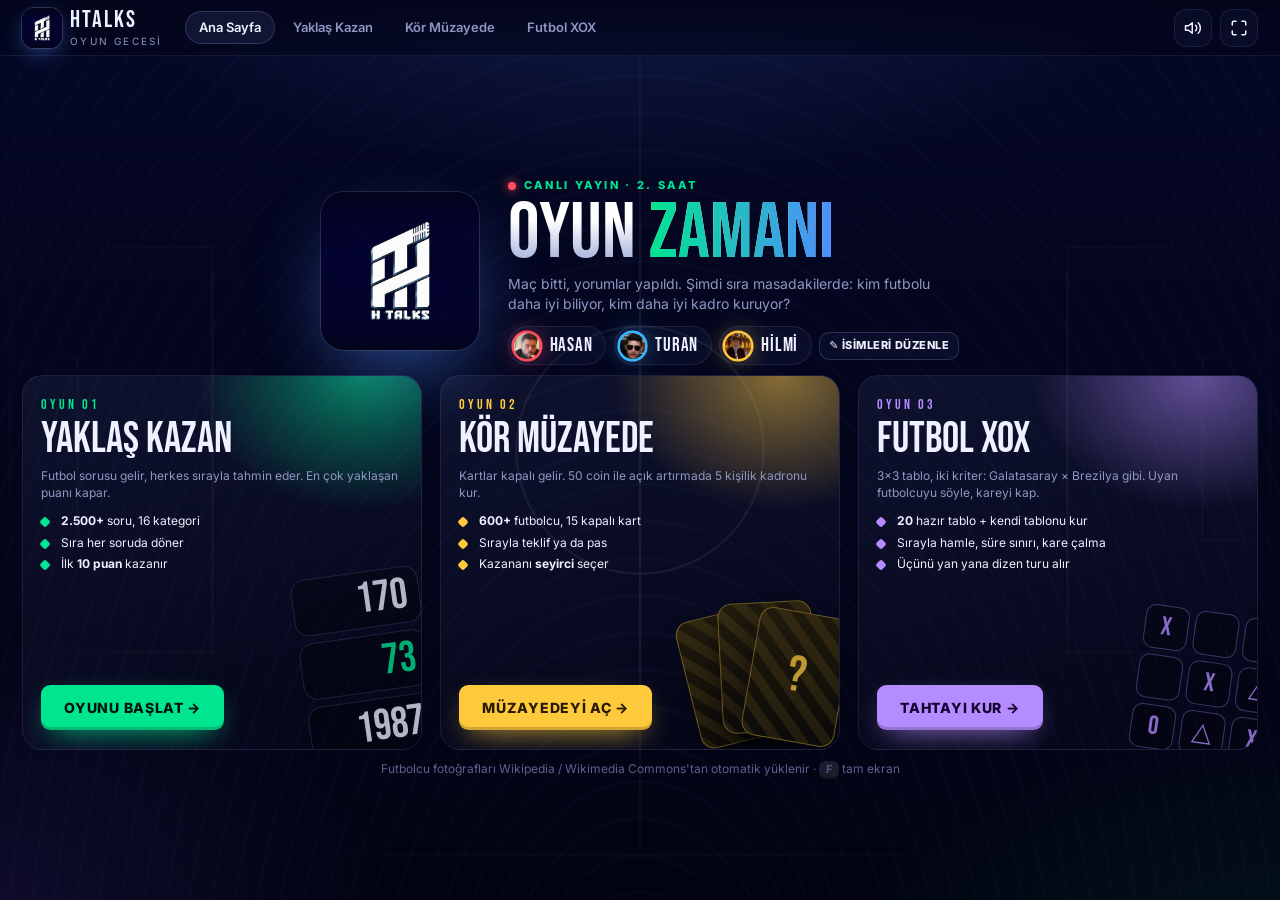
<file: index.html>
<!doctype html>
<html lang="tr">
<head>
  <meta charset="utf-8">
  <meta name="viewport" content="width=device-width, initial-scale=1">
  <title>HTALKS · Oyun Gecesi</title>
  <meta name="description" content="HTALKS canlı yayınının ikinci saati için futbol oyunları: Yaklaş Kazan ve Kör Müzayede.">
  <meta name="theme-color" content="#03051a">
  <link rel="icon" href="assets/img/favicon.png" type="image/png">
  <link rel="apple-touch-icon" href="assets/img/apple-touch-icon.png">
  <link rel="preconnect" href="https://fonts.googleapis.com">
  <link rel="preconnect" href="https://fonts.gstatic.com" crossorigin>
  <link href="https://fonts.googleapis.com/css2?family=Bebas+Neue&family=Inter:wght@400;500;600;700;800;900&display=swap" rel="stylesheet">
  <link rel="stylesheet" href="assets/css/style.css?v=202610221706">
</head>
<body>
  <div class="stadium-bg"></div>

  <header class="topbar">
    <a class="brand" href="index.html">
      <img class="brand-logo" src="assets/img/logo.jpg" alt="HTALKS">
      <span class="brand-text"><b>HTALKS</b><small>Oyun Gecesi</small></span>
    </a>
    <nav class="nav">
      <a href="index.html" class="active">Ana Sayfa</a>
      <a href="tahmin.html">Yaklaş Kazan</a>
      <a href="muzayede.html">Kör Müzayede</a>
      <a href="xox.html">Futbol XOX</a>
    </nav>
    <div class="spacer"></div>
    <div class="topbar-actions">
      <button class="icon-btn" id="btn-sound" aria-label="Ses"></button>
      <button class="icon-btn" id="btn-full" aria-label="Tam ekran"></button>
    </div>
  </header>

  <main class="screen home">
    <section class="home-hero">
      <img class="home-logo" src="assets/img/logo.jpg" alt="HTALKS logosu">
      <div>
        <span class="eyebrow"><span class="dot"></span> Canlı yayın · 2. saat</span>
        <h1>Oyun <em>Zamanı</em></h1>
        <p>Maç bitti, yorumlar yapıldı. Şimdi sıra masadakilerde: kim futbolu daha iyi biliyor, kim daha iyi kadro kuruyor?</p>
        <div class="hosts-row">
          <div class="hosts-row" id="hosts-row"></div>
          <button class="btn btn-ghost btn-sm" id="btn-edit-hosts">✎ İsimleri düzenle</button>
        </div>
      </div>
    </section>

    <section class="games three">
      <a class="game-card" href="tahmin.html" style="--glow:#00e58f">
        <span class="num">OYUN 01</span>
        <h2>Yaklaş Kazan</h2>
        <p>Futbol sorusu gelir, herkes sırayla tahmin eder. En çok yaklaşan puanı kapar.</p>
        <ul>
          <li><b id="q-count">2.500+</b> soru, 16 kategori</li>
          <li>Sıra her soruda döner</li>
          <li>İlk <b>10 puan</b> kazanır</li>
        </ul>
        <span class="btn btn-lg go">Oyunu Başlat →</span>
        <div class="art art-numbers" aria-hidden="true"><span>170</span><span style="color:#00e58f">73</span><span>1987</span></div>
      </a>

      <a class="game-card" href="muzayede.html" style="--glow:#ffc93c">
        <span class="num">OYUN 02</span>
        <h2>Kör Müzayede</h2>
        <p>Kartlar kapalı gelir. 50 coin ile açık artırmada 5 kişilik kadronu kur.</p>
        <ul>
          <li><b id="p-count">600+</b> futbolcu, 15 kapalı kart</li>
          <li>Sırayla teklif ya da pas</li>
          <li>Kazananı <b>seyirci</b> seçer</li>
        </ul>
        <span class="btn btn-lg btn-gold go">Müzayedeyi Aç →</span>
        <div class="art art-cards" aria-hidden="true"><div>?</div><div>?</div><div>?</div></div>
      </a>
    
      <a class="game-card" href="xox.html" style="--glow:#b48cff">
        <span class="num">OYUN 03</span>
        <h2>Futbol XOX</h2>
        <p>3×3 tablo, iki kriter: Galatasaray × Brezilya gibi. Uyan futbolcuyu söyle, kareyi kap.</p>
        <ul>
          <li><b>20</b> hazır tablo + kendi tablonu kur</li>
          <li>Sırayla hamle, süre sınırı, kare çalma</li>
          <li>Üçünü yan yana dizen turu alır</li>
        </ul>
        <span class="btn btn-lg go" style="--c:#b48cff;color:#14002e">Tahtayı Kur →</span>
        <div class="art" aria-hidden="true"><div class="art-grid"><span>X</span><span></span><span>O</span><span></span><span>X</span><span>△</span><span>O</span><span>△</span><span>X</span></div></div>
      </a>
    </section>
    <div class="home-foot">Futbolcu fotoğrafları Wikipedia / Wikimedia Commons'tan otomatik yüklenir · <kbd>F</kbd> tam ekran</div>
  </main>

  <div class="modal" id="hosts-modal" role="dialog" aria-modal="true" aria-labelledby="hosts-title">
    <div class="panel modal-box">
      <h3 id="hosts-title">Yarışmacılar</h3>
      <div id="hosts-edit"></div>
      <div class="row" style="margin-top:8px">
        <button class="btn" id="hosts-close">Tamam</button>
        <button class="btn btn-ghost btn-sm" id="hosts-reset">Varsayılana dön</button>
      </div>
    </div>
  </div>

  <script src="assets/js/common.js?v=202610221705"></script>
  <script src="assets/js/data-players.js?v=202610221705"></script>
  <script src="assets/js/data-facts.js?v=202610221705"></script>
  <script src="assets/js/data-questions.js?v=202610221705"></script>
  <script>
    (function () {
      const row = HT.$("#hosts-row");
      const edit = HT.$("#hosts-edit");
      const modal = HT.$("#hosts-modal");

      // Gerçek sayılar
      const qn = (window.QUESTIONS || []).length + (window.GENERATED_QUESTIONS || []).length;
      const pn = (window.FOOTBALLERS || []).length;
      if (qn) HT.$("#q-count").textContent = HT.fmt(Math.floor(qn / 100) * 100).replace(/^(\d)(\d{3})$/, "$1.$2") + "+";
      if (pn) HT.$("#p-count").textContent = Math.floor(pn / 50) * 50 + "+";

      function chips() {
        row.innerHTML = HT.getHosts().map((h) => `
          <div class="host-chip">
            ${HT.avatar(h)}
            <b>${HT.esc(h.name)}</b>
          </div>`).join("");
      }
      function form() {
        edit.innerHTML = HT.getHosts().map((h, i) => `
          <div class="host-edit">
            <input type="color" value="${h.color}" data-i="${i}" data-k="color" aria-label="${HT.esc(h.name)} rengi">
            <input type="text" class="field" value="${HT.esc(h.name)}" maxlength="14" data-i="${i}" data-k="name" aria-label="Yarışmacı ${i + 1} adı">
          </div>`).join("");
      }
      edit.addEventListener("input", (e) => {
        const t = e.target;
        if (!t.dataset.k) return;
        const hosts = HT.getHosts();
        hosts[+t.dataset.i][t.dataset.k] = t.value;
        HT.saveHosts(hosts);
        chips();
      });
      HT.$("#btn-edit-hosts").addEventListener("click", () => { form(); modal.classList.add("show"); });
      HT.$("#hosts-close").addEventListener("click", () => modal.classList.remove("show"));
      modal.addEventListener("click", (e) => { if (e.target === modal) modal.classList.remove("show"); });
      HT.$("#hosts-reset").addEventListener("click", () => { HT.store.del("hosts"); form(); chips(); HT.toast("Varsayılan isimler geri yüklendi"); });
      chips();
    })();
  </script>
</body>
</html>
</file>
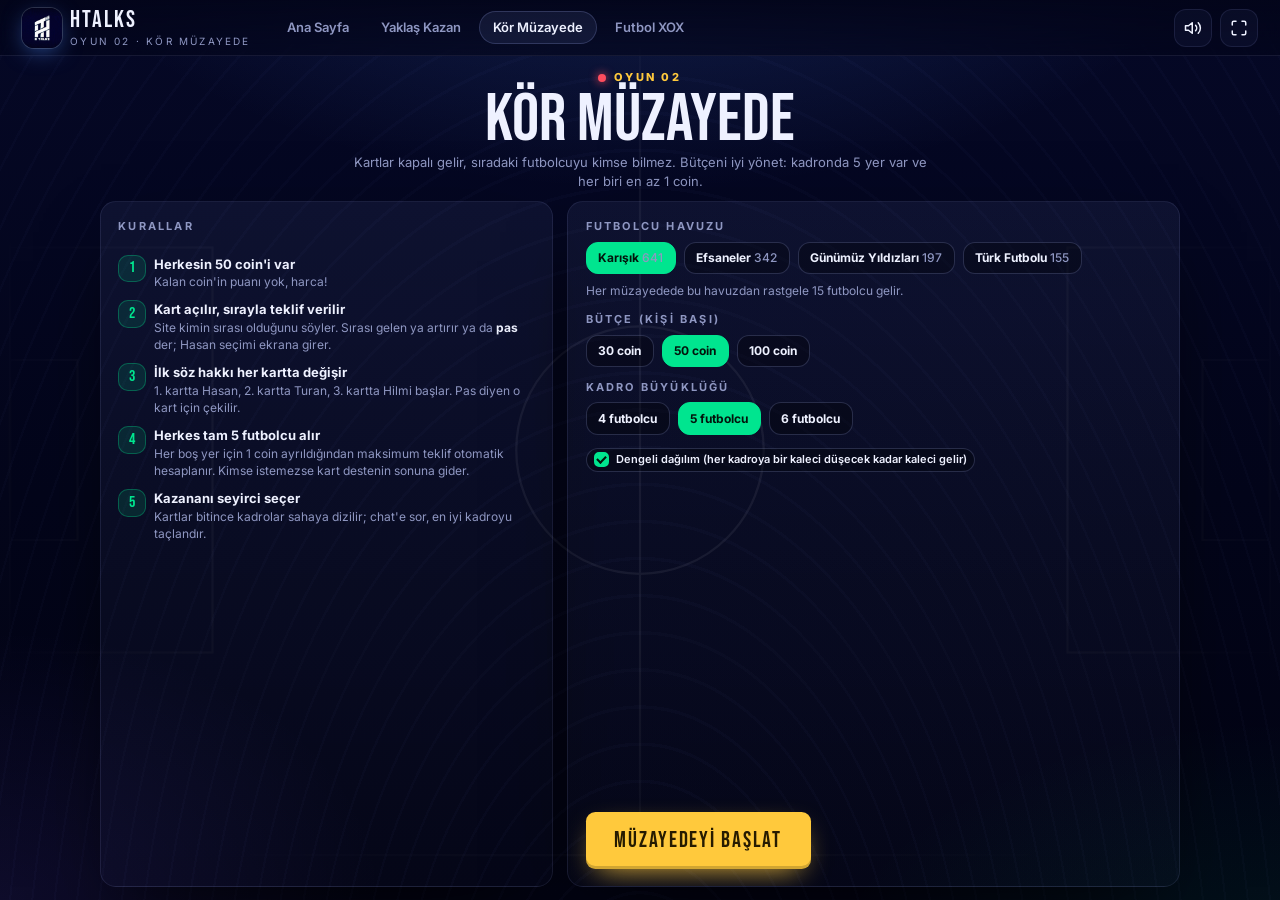
<file: muzayede.html>
<!doctype html>
<html lang="tr">
<head>
  <meta charset="utf-8">
  <meta name="viewport" content="width=device-width, initial-scale=1">
  <title>Kör Müzayede · HTALKS</title>
  <meta name="description" content="Kartlar kapalı, bütçe 50 coin. Sırayla teklif ver, 5 kişilik kadronu kur, seyirci kazananı seçsin.">
  <meta name="theme-color" content="#03051a">
  <link rel="icon" href="assets/img/favicon.png" type="image/png">
  <link rel="apple-touch-icon" href="assets/img/apple-touch-icon.png">
  <link rel="preconnect" href="https://fonts.googleapis.com">
  <link rel="preconnect" href="https://fonts.gstatic.com" crossorigin>
  <link href="https://fonts.googleapis.com/css2?family=Bebas+Neue&family=Inter:wght@400;500;600;700;800;900&display=swap" rel="stylesheet">
  <link rel="stylesheet" href="assets/css/style.css?v=202610221706">
</head>
<body>
  <div class="stadium-bg"></div>

  <header class="topbar">
    <a class="brand" href="index.html">
      <img class="brand-logo" src="assets/img/logo.jpg" alt="HTALKS">
      <span class="brand-text"><b>HTALKS</b><small>Oyun 02 · Kör Müzayede</small></span>
    </a>
    <nav class="nav">
      <a href="index.html">Ana Sayfa</a>
      <a href="tahmin.html">Yaklaş Kazan</a>
      <a href="muzayede.html" class="active">Kör Müzayede</a>
      <a href="xox.html">Futbol XOX</a>
    </nav>
    <div class="spacer"></div>
    <div class="topbar-actions">
      <button class="icon-btn hidden" id="btn-undo" aria-label="Geri al" title="Son işlemi geri al (Z)">↶</button>
      <button class="icon-btn hidden" id="btn-menu" aria-label="Kurulum" title="Kurulum ekranına dön">⚙</button>
      <button class="icon-btn" id="btn-sound" aria-label="Ses"></button>
      <button class="icon-btn" id="btn-full" aria-label="Tam ekran"></button>
    </div>
  </header>

  <!-- ============ KURULUM ============ -->
  <main id="setup" class="screen">
    <div class="setup-head">
      <span class="eyebrow" style="color:var(--gold)"><span class="dot"></span> Oyun 02</span>
      <h1>Kör Müzayede</h1>
      <p>Kartlar kapalı gelir, sıradaki futbolcuyu kimse bilmez. Bütçeni iyi yönet: kadronda 5 yer var ve her biri en az 1 coin.</p>
    </div>
    <div class="setup-grid">
      <div class="panel setup-box">
        <h3>Kurallar</h3>
        <ol class="rules">
          <li><div><b>Herkesin <span id="r-budget">50</span> coin'i var</b><span>Kalan coin'in puanı yok, harca!</span></div></li>
          <li><div><b>Kart açılır, sırayla teklif verilir</b><span>Site kimin sırası olduğunu söyler. Sırası gelen ya artırır ya da <b>pas</b> der; Hasan seçimi ekrana girer.</span></div></li>
          <li><div><b>İlk söz hakkı her kartta değişir</b><span>1. kartta Hasan, 2. kartta Turan, 3. kartta Hilmi başlar. Pas diyen o kart için çekilir.</span></div></li>
          <li><div><b>Herkes tam <span id="r-size">5</span> futbolcu alır</b><span>Her boş yer için 1 coin ayrıldığından maksimum teklif otomatik hesaplanır. Kimse istemezse kart destenin sonuna gider.</span></div></li>
          <li><div><b>Kazananı seyirci seçer</b><span>Kartlar bitince kadrolar sahaya dizilir; chat'e sor, en iyi kadroyu taçlandır.</span></div></li>
        </ol>
      </div>
      <div class="panel setup-box">
        <div>
          <h3>Futbolcu havuzu</h3>
          <div class="seg" id="pool-seg"></div>
          <div class="muted" style="margin-top:8px" id="pool-info"></div>
        </div>
        <div>
          <h3>Bütçe (kişi başı)</h3>
          <div class="seg" id="budget-seg"></div>
        </div>
        <div>
          <h3>Kadro büyüklüğü</h3>
          <div class="seg" id="size-seg"></div>
        </div>
        <div>
          <label class="chk"><input type="checkbox" id="balanced" checked><span class="box"></span>Dengeli dağılım (her kadroya bir kaleci düşecek kadar kaleci gelir)</label>
        </div>
        <div class="row setup-actions">
          <button class="btn btn-xl btn-gold" id="btn-start">Müzayedeyi Başlat</button>
          <button class="btn btn-ghost hidden" id="btn-resume">Kaldığın yerden devam et</button>
        </div>
      </div>
    </div>
  </main>

  <!-- ============ MÜZAYEDE ============ -->
  <main id="game" class="screen hidden">
    <div class="auction">
      <div class="lot-col">
        <div class="lot-head">
          <div class="lot" id="lot-no">KART <b>1</b> / 15</div>
          <div class="lot-progress" id="lot-progress"></div>
        </div>
        <div class="flip" id="flip">
          <div class="flip-inner">
            <div class="flip-face card-back" id="card-back">
              <img class="back-logo" src="assets/img/logo.jpg" alt="">
              <div class="q">?</div>
              <div class="cta">Kartı açmak için tıkla · <kbd>Boşluk</kbd></div>
            </div>
            <div class="flip-face card-front" id="card-front"></div>
          </div>
          <div class="sold-stamp" id="sold-stamp"><span>SATILDI</span></div>
        </div>
        <div class="lot-hint" id="lot-hint"></div>
      </div>

      <div class="auc-side">
        <div class="bid-display" id="bid-display"></div>
        <div class="turn" id="turn"></div>
        <div class="bidders" id="bidders"></div>
      </div>
    </div>
  </main>

  <!-- ============ KADROLAR ============ -->
  <main id="final" class="screen hidden"></main>

  <div class="going" id="going"><span id="going-text"></span></div>

  <script src="assets/js/common.js?v=202610221705"></script>
  <script src="assets/js/data-players.js?v=202610221705"></script>
  <script src="assets/js/muzayede.js?v=202610221705"></script>
</body>
</html>
</file>
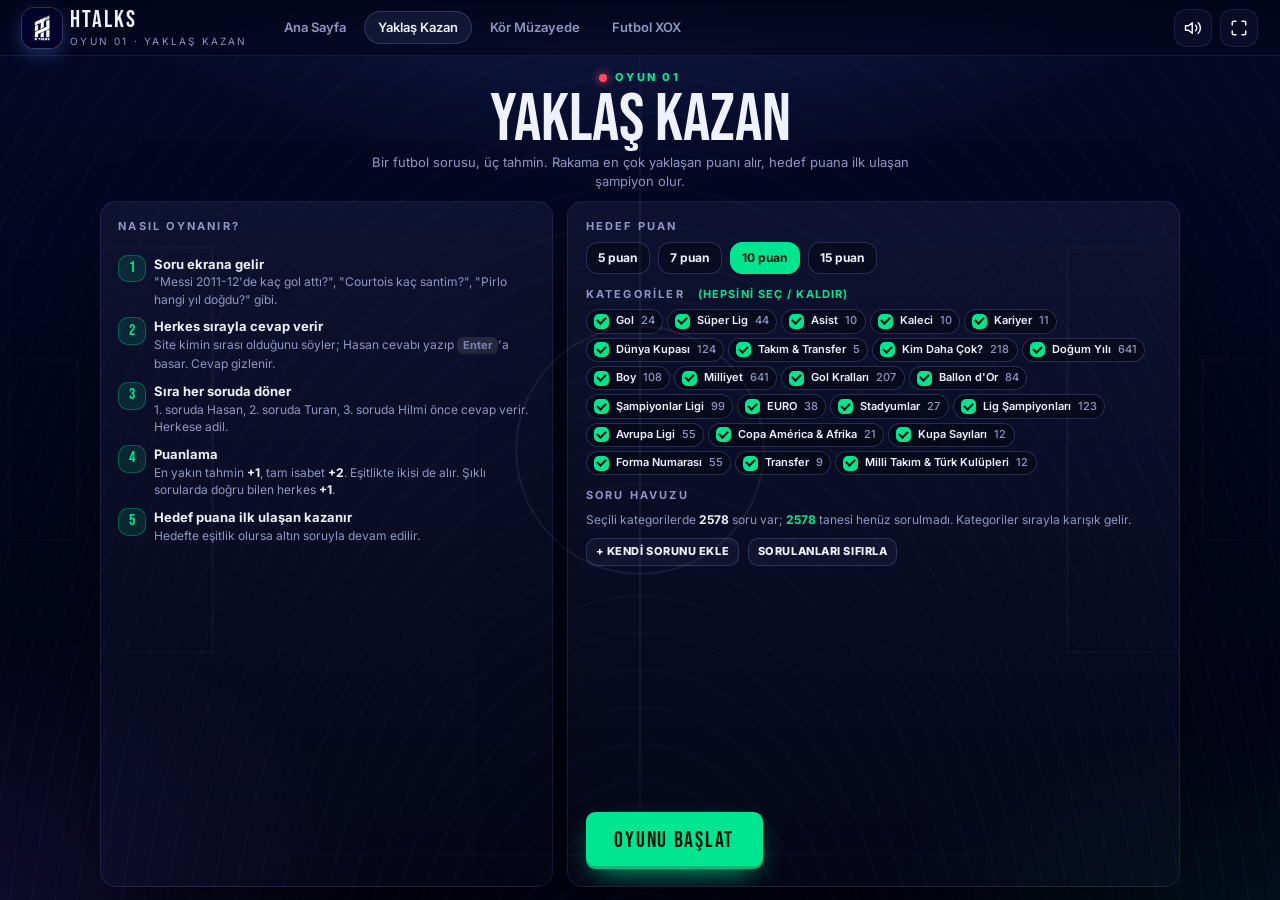
<file: tahmin.html>
<!doctype html>
<html lang="tr">
<head>
  <meta charset="utf-8">
  <meta name="viewport" content="width=device-width, initial-scale=1">
  <title>Yaklaş Kazan · HTALKS</title>
  <meta name="description" content="Futbol sorusu gelir, herkes sırayla tahmin eder, en çok yaklaşan kazanır.">
  <meta name="theme-color" content="#03051a">
  <link rel="icon" href="assets/img/favicon.png" type="image/png">
  <link rel="apple-touch-icon" href="assets/img/apple-touch-icon.png">
  <link rel="preconnect" href="https://fonts.googleapis.com">
  <link rel="preconnect" href="https://fonts.gstatic.com" crossorigin>
  <link href="https://fonts.googleapis.com/css2?family=Bebas+Neue&family=Inter:wght@400;500;600;700;800;900&display=swap" rel="stylesheet">
  <link rel="stylesheet" href="assets/css/style.css?v=202610221706">
</head>
<body>
  <div class="stadium-bg"></div>

  <header class="topbar">
    <a class="brand" href="index.html">
      <img class="brand-logo" src="assets/img/logo.jpg" alt="HTALKS">
      <span class="brand-text"><b>HTALKS</b><small>Oyun 01 · Yaklaş Kazan</small></span>
    </a>
    <nav class="nav">
      <a href="index.html">Ana Sayfa</a>
      <a href="tahmin.html" class="active">Yaklaş Kazan</a>
      <a href="muzayede.html">Kör Müzayede</a>
      <a href="xox.html">Futbol XOX</a>
    </nav>
    <div class="spacer"></div>
    <div class="topbar-actions">
      <button class="icon-btn hidden" id="btn-history" aria-label="Oynanan sorular" title="Oynanan sorular (M)">≡</button>
      <button class="icon-btn hidden" id="btn-menu" aria-label="Kurulum" title="Kurulum ekranına dön">⚙</button>
      <button class="icon-btn" id="btn-sound" aria-label="Ses"></button>
      <button class="icon-btn" id="btn-full" aria-label="Tam ekran"></button>
    </div>
  </header>

  <!-- ============ KURULUM ============ -->
  <main id="setup" class="screen">
    <div class="setup-head">
      <span class="eyebrow"><span class="dot"></span> Oyun 01</span>
      <h1>Yaklaş Kazan</h1>
      <p>Bir futbol sorusu, üç tahmin. Rakama en çok yaklaşan puanı alır, hedef puana ilk ulaşan şampiyon olur.</p>
    </div>
    <div class="setup-grid">
      <div class="panel setup-box">
        <h3>Nasıl oynanır?</h3>
        <ol class="rules">
          <li><div><b>Soru ekrana gelir</b><span>"Messi 2011-12'de kaç gol attı?", "Courtois kaç santim?", "Pirlo hangi yıl doğdu?" gibi.</span></div></li>
          <li><div><b>Herkes sırayla cevap verir</b><span>Site kimin sırası olduğunu söyler; Hasan cevabı yazıp <kbd>Enter</kbd>'a basar. Cevap gizlenir.</span></div></li>
          <li><div><b>Sıra her soruda döner</b><span>1. soruda Hasan, 2. soruda Turan, 3. soruda Hilmi önce cevap verir. Herkese adil.</span></div></li>
          <li><div><b>Puanlama</b><span>En yakın tahmin <b>+1</b>, tam isabet <b>+2</b>. Eşitlikte ikisi de alır. Şıklı sorularda doğru bilen herkes <b>+1</b>.</span></div></li>
          <li><div><b>Hedef puana ilk ulaşan kazanır</b><span>Hedefte eşitlik olursa altın soruyla devam edilir.</span></div></li>
        </ol>
      </div>
      <div class="panel setup-box">
        <div>
          <h3>Hedef puan</h3>
          <div class="seg" id="target-seg"></div>
        </div>
        <div>
          <h3>Kategoriler <span id="cat-toggle" style="cursor:pointer;color:var(--accent);letter-spacing:0.1em;margin-left:8px">(hepsini seç / kaldır)</span></h3>
          <div class="chk-list" id="cat-list"></div>
        </div>
        <div>
          <h3>Soru havuzu</h3>
          <div class="muted" id="pool-info"></div>
          <div class="row" style="margin-top:10px">
            <button class="btn btn-ghost btn-sm" id="btn-custom">+ Kendi sorunu ekle</button>
            <button class="btn btn-ghost btn-sm" id="btn-reset-used">Sorulanları sıfırla</button>
          </div>
        </div>
        <div class="row setup-actions">
          <button class="btn btn-xl" id="btn-start">Oyunu Başlat</button>
          <button class="btn btn-ghost hidden" id="btn-resume">Kaldığın yerden devam et</button>
        </div>
      </div>
    </div>
  </main>

  <!-- ============ OYUN ============ -->
  <main id="game" class="screen hidden">
    <div class="scoreboard" id="scoreboard"></div>
    <section class="panel q-stage" id="q-stage"></section>
    <section class="answers" id="answers"></section>

    <div class="toolbar" id="toolbar">
      <span class="turn-hint" id="turn-hint"></span>
      <button class="btn btn-lg btn-gold" id="btn-reveal">Cevabı Göster <kbd>Enter</kbd></button>
      <button class="btn btn-ghost" id="btn-skip" title="Bu soruyu puansız geç (S)">Soruyu geç</button>
      <span class="hint">Cevabı yaz + <kbd>Enter</kbd> · Şıklar: <kbd>1</kbd>–<kbd>4</kbd> · Hazır kartına tıkla = düzelt · <kbd>M</kbd> geçmiş · <kbd>F</kbd> tam ekran</span>
    </div>

    <section class="panel reveal-panel hidden" id="reveal">
      <div class="reveal-top">
        <div class="reveal-answer">
          <div class="lbl2">Doğru cevap</div>
          <div><span class="big" id="rv-answer">0</span><span class="u" id="rv-unit"></span></div>
        </div>
        <div class="reveal-note" id="rv-note"></div>
        <div class="reveal-actions">
          <button class="btn btn-ghost" id="btn-undo" title="Puanlamayı geri al (Z)">↶ Geri al</button>
          <button class="btn btn-lg" id="btn-next">Sıradaki Soru <kbd>Enter</kbd></button>
        </div>
      </div>
      <div class="numline" id="numline"></div>
    </section>
  </main>

  <!-- ============ ŞAMPİYON ============ -->
  <main id="winner" class="screen winner-screen hidden"></main>

  <!-- ============ KENDİ SORUN ============ -->
  <div class="modal" id="custom-modal" role="dialog" aria-modal="true" aria-labelledby="custom-title">
    <div class="panel modal-box">
      <h3 id="custom-title">Kendi sorunu ekle</h3>
      <form id="custom-form" class="form-grid">
        <div class="full">
          <label class="lbl" for="cq-text">Soru</label>
          <input class="field" id="cq-text" required maxlength="160" placeholder="Örn: **Icardi** 2022-23 Süper Lig'de kaç gol attı?">
        </div>
        <div>
          <label class="lbl" for="cq-answer">Doğru cevap (sayı)</label>
          <input class="field" id="cq-answer" required inputmode="decimal" placeholder="22">
        </div>
        <div>
          <label class="lbl" for="cq-unit">Birim</label>
          <input class="field" id="cq-unit" maxlength="20" placeholder="gol, cm, asist…">
        </div>
        <div>
          <label class="lbl" for="cq-photo">Fotoğraf için futbolcu adı (isteğe bağlı)</label>
          <input class="field" id="cq-photo" maxlength="80" placeholder="Mauro Icardi">
        </div>
        <div>
          <label class="lbl" for="cq-note">Açıklama (isteğe bağlı)</label>
          <input class="field" id="cq-note" maxlength="160" placeholder="Cevaptan sonra gösterilir">
        </div>
        <div class="full row">
          <button class="btn" type="submit">Soruyu ekle</button>
          <button class="btn btn-ghost" type="button" id="custom-close">Kapat</button>
          <span class="muted" style="font-size:13px">İpucu: **iki yıldız** arasındaki kelime vurgulanır.</span>
        </div>
      </form>
      <div class="custom-list" id="custom-list"></div>
    </div>
  </div>

  <!-- ============ GEÇMİŞ ============ -->
  <div class="modal" id="history-modal" role="dialog" aria-modal="true" aria-labelledby="history-title">
    <div class="panel modal-box" style="width:min(860px,100%)">
      <h3 id="history-title">Oynanan sorular</h3>
      <div class="history-list" id="history-list"></div>
      <div class="row" style="margin-top:14px"><button class="btn btn-ghost" id="history-close">Kapat</button></div>
    </div>
  </div>

  <script src="assets/js/common.js?v=202610221705"></script>
  <script src="assets/js/data-players.js?v=202610221705"></script>
  <script src="assets/js/data-facts.js?v=202610221705"></script>
  <script src="assets/js/data-questions.js?v=202610221705"></script>
  <script src="assets/js/tahmin.js?v=202610221705"></script>
</body>
</html>
</file>
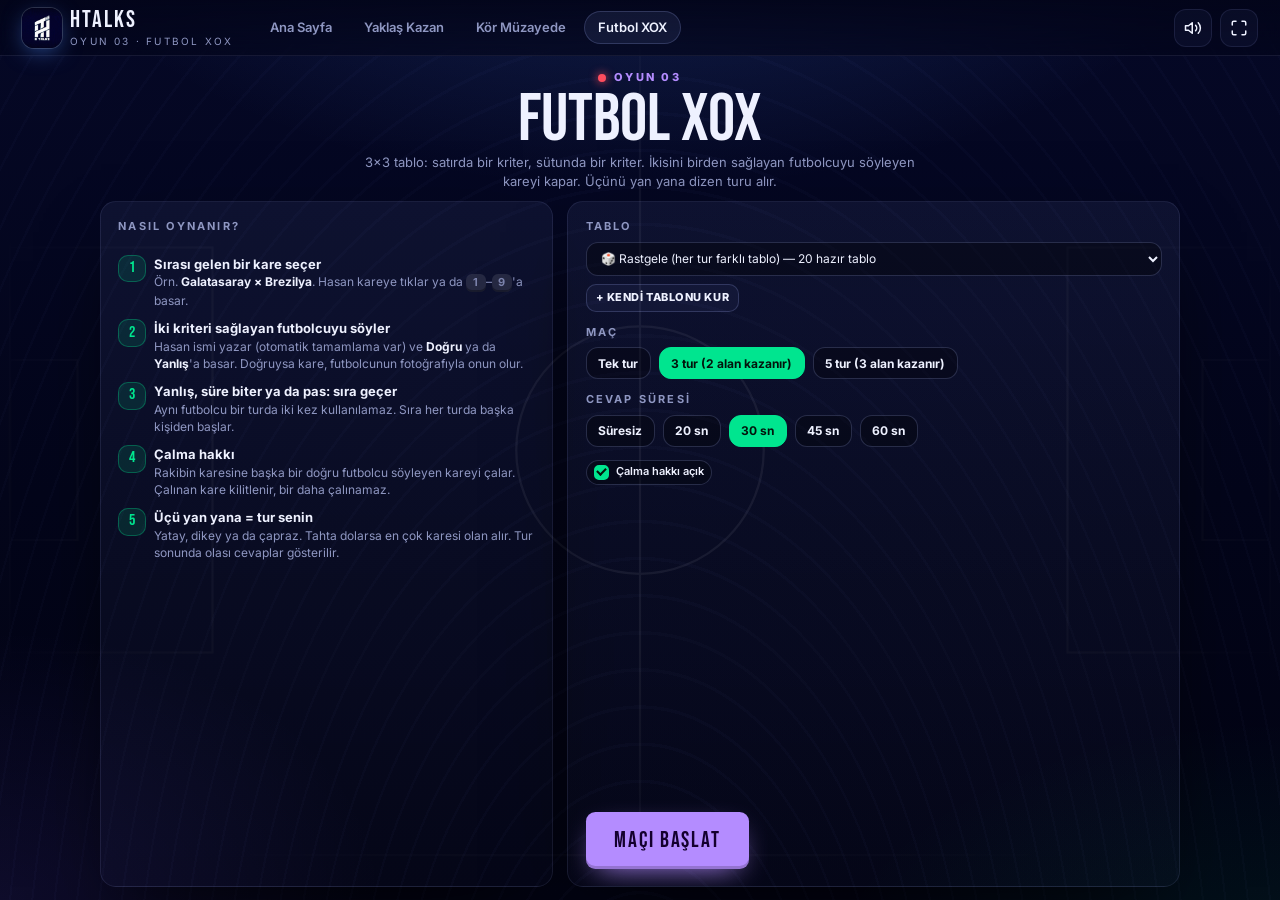
<file: xox.html>
<!doctype html>
<html lang="tr">
<head>
  <meta charset="utf-8">
  <meta name="viewport" content="width=device-width, initial-scale=1">
  <title>Futbol XOX · HTALKS</title>
  <meta name="description" content="3×3 tablo, iki kriter, bir futbolcu. Kareyi kap, üçü yan yana diz.">
  <meta name="theme-color" content="#03051a">
  <link rel="icon" href="assets/img/favicon.png" type="image/png">
  <link rel="apple-touch-icon" href="assets/img/apple-touch-icon.png">
  <link rel="preconnect" href="https://fonts.googleapis.com">
  <link rel="preconnect" href="https://fonts.gstatic.com" crossorigin>
  <link href="https://fonts.googleapis.com/css2?family=Bebas+Neue&family=Inter:wght@400;500;600;700;800;900&display=swap" rel="stylesheet">
  <link rel="stylesheet" href="assets/css/style.css?v=202610221706">
</head>
<body>
  <div class="stadium-bg"></div>

  <header class="topbar">
    <a class="brand" href="index.html">
      <img class="brand-logo" src="assets/img/logo.jpg" alt="HTALKS">
      <span class="brand-text"><b>HTALKS</b><small>Oyun 03 · Futbol XOX</small></span>
    </a>
    <nav class="nav">
      <a href="index.html">Ana Sayfa</a>
      <a href="tahmin.html">Yaklaş Kazan</a>
      <a href="muzayede.html">Kör Müzayede</a>
      <a href="xox.html" class="active">Futbol XOX</a>
    </nav>
    <div class="spacer"></div>
    <div class="topbar-actions">
      <button class="icon-btn hidden" id="btn-undo" aria-label="Geri al" title="Son işlemi geri al (Z)">↶</button>
      <button class="icon-btn hidden" id="btn-menu" aria-label="Kurulum" title="Kurulum ekranına dön">⚙</button>
      <button class="icon-btn" id="btn-sound" aria-label="Ses"></button>
      <button class="icon-btn" id="btn-full" aria-label="Tam ekran"></button>
    </div>
  </header>

  <!-- ============ KURULUM ============ -->
  <main id="setup" class="screen">
    <div class="setup-head">
      <span class="eyebrow" style="color:#b48cff"><span class="dot"></span> Oyun 03</span>
      <h1>Futbol XOX</h1>
      <p>3×3 tablo: satırda bir kriter, sütunda bir kriter. İkisini birden sağlayan futbolcuyu söyleyen kareyi kapar. Üçünü yan yana dizen turu alır.</p>
    </div>
    <div class="setup-grid">
      <div class="panel setup-box">
        <h3>Nasıl oynanır?</h3>
        <ol class="rules">
          <li><div><b>Sırası gelen bir kare seçer</b><span>Örn. <b>Galatasaray × Brezilya</b>. Hasan kareye tıklar ya da <kbd>1</kbd>–<kbd>9</kbd>'a basar.</span></div></li>
          <li><div><b>İki kriteri sağlayan futbolcuyu söyler</b><span>Hasan ismi yazar (otomatik tamamlama var) ve <b>Doğru</b> ya da <b>Yanlış</b>'a basar. Doğruysa kare, futbolcunun fotoğrafıyla onun olur.</span></div></li>
          <li><div><b>Yanlış, süre biter ya da pas: sıra geçer</b><span>Aynı futbolcu bir turda iki kez kullanılamaz. Sıra her turda başka kişiden başlar.</span></div></li>
          <li><div><b>Çalma hakkı</b><span>Rakibin karesine başka bir doğru futbolcu söyleyen kareyi çalar. Çalınan kare kilitlenir, bir daha çalınamaz.</span></div></li>
          <li><div><b>Üçü yan yana = tur senin</b><span>Yatay, dikey ya da çapraz. Tahta dolarsa en çok karesi olan alır. Tur sonunda olası cevaplar gösterilir.</span></div></li>
        </ol>
      </div>
      <div class="panel setup-box">
        <div>
          <h3>Tablo</h3>
          <select class="field" id="grid-select"></select>
          <div class="row" style="margin-top:8px">
            <button class="btn btn-ghost btn-sm" id="btn-custom">+ Kendi tablonu kur</button>
            <span class="muted" id="grid-info"></span>
          </div>
        </div>
        <div>
          <h3>Maç</h3>
          <div class="seg" id="rounds-seg"></div>
        </div>
        <div>
          <h3>Cevap süresi</h3>
          <div class="seg" id="timer-seg"></div>
        </div>
        <div>
          <label class="chk"><input type="checkbox" id="steal"><span class="box"></span>Çalma hakkı açık</label>
        </div>
        <div class="row setup-actions">
          <button class="btn btn-xl" id="btn-start" style="--c:#b48cff;color:#14002e">Maçı Başlat</button>
          <button class="btn btn-ghost hidden" id="btn-resume">Kaldığın yerden devam et</button>
        </div>
      </div>
    </div>
  </main>

  <!-- ============ OYUN ============ -->
  <main id="game" class="screen hidden">
    <div class="xox">
      <div class="xox-board-wrap">
        <div class="xox-board" id="board"></div>
      </div>
      <div class="xox-side">
        <div class="xox-head">
          <div><div class="lbl" id="round-lbl">TUR 1</div><div class="ttl" id="grid-title"></div></div>
          <button class="btn btn-ghost btn-sm" id="btn-end-round" title="Turu şimdi bitir: en çok karesi olan alır">Turu bitir</button>
        </div>
        <div class="xox-scores" id="scores"></div>
        <div class="turn xox-turn" id="xturn"></div>
      </div>
    </div>
  </main>

  <!-- ============ ŞAMPİYON ============ -->
  <main id="winner" class="screen winner-screen hidden"></main>

  <!-- ============ KENDİ TABLON ============ -->
  <div class="modal" id="custom-modal" role="dialog" aria-modal="true" aria-labelledby="custom-title">
    <div class="panel modal-box" style="width:min(760px,100%)">
      <h3 id="custom-title">Kendi tablonu kur</h3>
      <p class="muted" style="margin:-6px 0 14px">Kulüp ve ülke adlarını yazarsan renk ve bayrakla gösterilir (ör. "Galatasaray", "Brezilya"). Başka her şey yazılabilir: "Dünya Kupası kazandı", "Kaleci", "Süper Lig'de oynadı"…</p>
      <form id="custom-form" class="form-grid">
        <div class="full"><label class="lbl" for="cg-title">Tablo adı</label><input class="field" id="cg-title" maxlength="60" placeholder="Örn. Derbi gecesi"></div>
        <div><label class="lbl">Satırlar</label>
          <input class="field" data-r="0" required maxlength="34" placeholder="1. satır" style="margin-bottom:8px">
          <input class="field" data-r="1" required maxlength="34" placeholder="2. satır" style="margin-bottom:8px">
          <input class="field" data-r="2" required maxlength="34" placeholder="3. satır">
        </div>
        <div><label class="lbl">Sütunlar</label>
          <input class="field" data-c="0" required maxlength="34" placeholder="1. sütun" style="margin-bottom:8px">
          <input class="field" data-c="1" required maxlength="34" placeholder="2. sütun" style="margin-bottom:8px">
          <input class="field" data-c="2" required maxlength="34" placeholder="3. sütun">
        </div>
        <div class="full row">
          <button class="btn" type="submit" style="--c:#b48cff;color:#14002e">Tabloyu kaydet</button>
          <button class="btn btn-ghost" type="button" id="custom-close">Kapat</button>
        </div>
      </form>
      <div class="custom-list" id="custom-list"></div>
    </div>
  </div>

  <datalist id="names"></datalist>
  <div class="going" id="going"><span id="going-text"></span></div>

  <script src="assets/js/common.js?v=202610221705"></script>
  <script src="assets/js/data-players.js?v=202610221705"></script>
  <script src="assets/js/data-xox.js?v=202610221705"></script>
  <script src="assets/js/xox.js?v=202610221705"></script>
</body>
</html>
</file>
<file: assets/css/style.css>
/* =========================================================
   HTALKS · OYUN GECESİ
   Tüm ekranlar tek sayfaya sığar (masaüstü). Ölçüler --u
   birimiyle ekran yüksekliğine göre büyüyüp küçülür.
   ========================================================= */

:root {
  --u: min(1vh, 0.5625vw);
  --bg: #03051a;
  --bg-2: #070b2a;
  --panel: rgba(140, 160, 255, 0.05);
  --panel-2: rgba(140, 160, 255, 0.09);
  --line: rgba(170, 185, 255, 0.11);
  --line-2: rgba(170, 185, 255, 0.2);
  --text: #eef1ff;
  --muted: #8f97c2;
  --dim: #5c6390;
  --accent: #00e58f;
  --accent-2: #4f8dff;
  --gold: #ffc93c;
  --danger: #ff4d5e;
  --font-display: "Bebas Neue", "Oswald", Impact, "Arial Narrow", sans-serif;
  --font-body: "Inter", system-ui, -apple-system, "Segoe UI", Roboto, sans-serif;
  --shadow: 0 30px 80px -30px rgba(0, 0, 0, 0.85);
  --topbar: max(56px, calc(var(--u) * 6.6));
  --pad: calc(var(--u) * 1.8);
  --gap: calc(var(--u) * 1.4);
  --fs: max(12px, calc(var(--u) * 1.5));
  --p1: #ff4d5e;
  --p2: #38b6ff;
  --p3: #ffc53d;
}

* { box-sizing: border-box; }
html, body { margin: 0; padding: 0; }
body {
  height: 100vh;
  height: 100dvh;
  overflow: hidden;
  display: flex;
  flex-direction: column;
  background: var(--bg);
  color: var(--text);
  font-family: var(--font-body);
  font-size: var(--fs);
  line-height: 1.45;
  -webkit-font-smoothing: antialiased;
}
a { color: inherit; }
button { font: inherit; color: inherit; }
img { max-width: 100%; display: block; }
.hidden { display: none !important; }
.muted { color: var(--muted); }

/* ---------------- Arka plan ---------------- */
.stadium-bg {
  position: fixed; inset: 0; z-index: -1; pointer-events: none;
  background:
    radial-gradient(80vw 60vh at 50% -15%, rgba(79, 141, 255, 0.22), transparent 60%),
    radial-gradient(60vw 50vh at 100% 110%, rgba(0, 229, 143, 0.08), transparent 60%),
    radial-gradient(50vw 50vh at 0% 100%, rgba(120, 90, 255, 0.10), transparent 60%),
    linear-gradient(180deg, #050826 0%, #03051a 55%, #020312 100%);
}
.stadium-bg::before {
  content: ""; position: absolute; inset: 0; opacity: 0.06;
  background-image: url("data:image/svg+xml,%3Csvg xmlns='http://www.w3.org/2000/svg' viewBox='0 0 1200 800' fill='none' stroke='%23ffffff' stroke-width='2'%3E%3Crect x='40' y='40' width='1120' height='720' rx='4'/%3E%3Cline x1='600' y1='40' x2='600' y2='760'/%3E%3Ccircle cx='600' cy='400' r='110'/%3E%3Crect x='40' y='220' width='180' height='360'/%3E%3Crect x='40' y='320' width='60' height='160'/%3E%3Crect x='980' y='220' width='180' height='360'/%3E%3Crect x='1100' y='320' width='60' height='160'/%3E%3C/svg%3E");
  background-size: cover; background-position: center;
  mask-image: radial-gradient(ellipse at center, #000 30%, transparent 80%);
  -webkit-mask-image: radial-gradient(ellipse at center, #000 30%, transparent 80%);
}
.stadium-bg::after {
  content: ""; position: absolute; inset: 0;
  background: repeating-radial-gradient(ellipse at 50% 120%, rgba(120, 140, 255, 0.025) 0 2px, transparent 2px 22px);
}

/* ---------------- Üst bar ---------------- */
.topbar {
  flex: 0 0 var(--topbar);
  height: var(--topbar);
  display: flex; align-items: center; gap: calc(var(--u) * 1.6);
  padding: 0 calc(var(--u) * 3);
  background: linear-gradient(180deg, rgba(3, 5, 26, 0.95), rgba(3, 5, 26, 0.6));
  border-bottom: 1px solid var(--line);
  backdrop-filter: blur(12px);
  z-index: 50;
}
.brand { display: flex; align-items: center; gap: calc(var(--u) * 1.2); text-decoration: none; flex-shrink: 0; }
.brand-logo {
  width: calc(var(--topbar) - 16px); height: calc(var(--topbar) - 16px);
  border-radius: 12px; object-fit: cover;
  box-shadow: 0 0 0 1px rgba(255,255,255,0.15), 0 6px 24px -6px rgba(79,141,255,0.7);
}
.brand-text { display: flex; flex-direction: column; line-height: 1; }
.brand-text b { font-family: var(--font-display); font-weight: 400; font-size: calc(var(--topbar) * 0.42); letter-spacing: 0.08em; }
.brand-text small { font-size: max(10px, calc(var(--u) * 1.05)); letter-spacing: 0.22em; color: var(--muted); text-transform: uppercase; margin-top: 3px; }
.live { display: inline-flex; align-items: center; gap: 6px; margin-left: 6px; padding: 3px 8px; border-radius: 6px; background: rgba(255,77,94,0.15); color: var(--danger); font-size: 10px; font-weight: 900; letter-spacing: 0.15em; }
.live::before { content: ""; width: 7px; height: 7px; border-radius: 50%; background: var(--danger); box-shadow: 0 0 8px var(--danger); animation: blink 1.6s infinite; }
@keyframes blink { 50% { opacity: 0.3; } }
.nav { display: flex; gap: 4px; margin-left: calc(var(--u) * 1.5); }
.nav a { text-decoration: none; font-weight: 600; color: var(--muted); padding: 7px 14px; border-radius: 999px; transition: 0.2s; font-size: max(13px, calc(var(--u) * 1.4)); }
.nav a:hover { color: var(--text); background: var(--panel); }
.nav a.active { color: var(--text); background: var(--panel-2); box-shadow: inset 0 0 0 1px var(--line-2); }
.spacer { flex: 1; }
.topbar-actions { display: flex; gap: 8px; }
.icon-btn {
  width: max(38px, calc(var(--u) * 4.2)); height: max(38px, calc(var(--u) * 4.2));
  border-radius: 12px; border: 1px solid var(--line); background: var(--panel);
  display: grid; place-items: center; cursor: pointer; transition: 0.2s; font-size: 17px;
}
.icon-btn:hover { background: var(--panel-2); border-color: var(--line-2); }
.icon-btn svg { width: 18px; height: 18px; }

/* Ana içerik: kalan yüksekliği doldurur */
.screen {
  flex: 1 1 auto; min-height: 0;
  padding: var(--pad) calc(var(--u) * 3);
  display: flex; flex-direction: column; gap: var(--gap);
  width: 100%; max-width: 1920px; margin: 0 auto;
}

/* ---------------- Butonlar ---------------- */
.btn {
  --c: var(--accent);
  display: inline-flex; align-items: center; justify-content: center; gap: 10px;
  padding: calc(var(--u) * 1.3) calc(var(--u) * 2.4);
  border-radius: calc(var(--u) * 1.3);
  border: 0; cursor: pointer;
  font-weight: 800; font-size: max(12px, calc(var(--u) * 1.45)); letter-spacing: 0.05em; text-transform: uppercase;
  text-decoration: none; color: #03140c; background: var(--c);
  box-shadow: 0 10px 30px -12px var(--c), inset 0 -3px 0 rgba(0,0,0,0.18);
  transition: transform 0.15s, filter 0.2s, opacity 0.2s;
  user-select: none; white-space: nowrap;
}
.btn:hover { filter: brightness(1.1); transform: translateY(-1px); }
.btn:active { transform: translateY(1px) scale(0.98); }
.btn:disabled { opacity: 0.3; cursor: not-allowed; filter: grayscale(0.4); transform: none; }
.btn-lg { padding: calc(var(--u) * 1.7) calc(var(--u) * 3.2); font-size: max(14px, calc(var(--u) * 1.8)); }
.btn-xl { padding: calc(var(--u) * 1.8) calc(var(--u) * 4); font-family: var(--font-display); font-weight: 400; letter-spacing: 0.08em; font-size: max(20px, calc(var(--u) * 3)); }
.btn-gold { --c: var(--gold); color: #261b00; }
.btn-red { --c: var(--danger); color: #fff; }
.btn-ghost { background: var(--panel); color: var(--text); box-shadow: inset 0 0 0 1px var(--line-2); }
.btn-ghost:hover { background: var(--panel-2); }
.btn-sm { padding: calc(var(--u) * 0.8) calc(var(--u) * 1.4); font-size: max(11px, calc(var(--u) * 1.15)); border-radius: 10px; }
.pulse { animation: pulseBtn 1.4s ease-in-out infinite; }
@keyframes pulseBtn { 50% { box-shadow: 0 0 0 6px color-mix(in srgb, var(--c) 30%, transparent), 0 10px 40px -8px var(--c); } }

kbd {
  display: inline-block; min-width: 20px; padding: 1px 6px; border-radius: 6px;
  font-family: var(--font-body); font-size: 11px; font-weight: 700; text-align: center;
  background: rgba(255,255,255,0.12); box-shadow: inset 0 -2px 0 rgba(0,0,0,0.35); color: inherit; opacity: 0.85;
  letter-spacing: 0;
}

/* ---------------- Paneller ---------------- */
.panel {
  background: linear-gradient(180deg, rgba(150,170,255,0.07), rgba(150,170,255,0.025));
  border: 1px solid var(--line);
  border-radius: calc(var(--u) * 2.2);
  box-shadow: var(--shadow);
}
.eyebrow { display: inline-flex; align-items: center; gap: 8px; font-size: max(11px, calc(var(--u) * 1.15)); font-weight: 800; letter-spacing: 0.24em; text-transform: uppercase; color: var(--accent); }
.eyebrow .dot { width: 8px; height: 8px; border-radius: 50%; background: var(--danger); box-shadow: 0 0 10px var(--danger); animation: blink 1.6s infinite; }
.pill { display: inline-flex; align-items: center; gap: 8px; padding: calc(var(--u) * 0.55) calc(var(--u) * 1.3); border-radius: 999px; font-size: max(11px, calc(var(--u) * 1.2)); font-weight: 800; letter-spacing: 0.06em; text-transform: uppercase; background: var(--panel-2); border: 1px solid var(--line-2); }
.host-avatar {
  --s: calc(var(--u) * 4.4);
  width: var(--s); height: var(--s); flex-shrink: 0;
  border-radius: 50%; display: grid; place-items: center;
  font-family: var(--font-display); font-size: calc(var(--s) * 0.58); color: #0a0a0a;
  background: var(--c); box-shadow: 0 0 22px -4px var(--c);
  position: relative; overflow: hidden;
}
.host-avatar i { font-style: normal; }
.host-avatar img { position: absolute; inset: 0; width: 100%; height: 100%; object-fit: cover; object-position: 50% 35%; }
.host-avatar.has-photo { box-shadow: 0 0 0 calc(var(--s) * 0.06 + 1px) var(--c), 0 0 24px -4px var(--c); }
.field, input.field, select.field {
  width: 100%; padding: calc(var(--u) * 1.1) calc(var(--u) * 1.5);
  border-radius: 12px; border: 1px solid var(--line-2); background: rgba(0, 0, 0, 0.35);
  color: var(--text); font: inherit; outline: none; transition: border-color 0.2s, box-shadow 0.2s;
}
.field:focus { border-color: var(--accent); box-shadow: 0 0 0 4px rgba(0, 229, 143, 0.15); }
label.lbl { display: block; font-size: 12px; font-weight: 700; letter-spacing: 0.14em; text-transform: uppercase; color: var(--muted); margin-bottom: 6px; }
.row { display: flex; gap: calc(var(--u) * 1.2); align-items: center; flex-wrap: wrap; }

.seg { display: flex; flex-wrap: wrap; gap: 8px; }
.seg button { padding: calc(var(--u) * 0.9) calc(var(--u) * 1.6); border-radius: 12px; border: 1px solid var(--line-2); background: rgba(0,0,0,0.3); cursor: pointer; font-weight: 700; transition: 0.2s; }
.seg button:hover { border-color: var(--accent); }
.seg button.on { background: var(--accent); color: #03140c; border-color: var(--accent); }
.chk-list { display: flex; flex-wrap: wrap; gap: calc(var(--u) * 0.7); }
.chk { display: inline-flex; align-items: center; gap: 7px; padding: calc(var(--u) * 0.6) calc(var(--u) * 1.2); border-radius: 999px; border: 1px solid var(--line-2); background: rgba(0,0,0,0.3); cursor: pointer; font-weight: 600; user-select: none; transition: 0.2s; font-size: max(12px, calc(var(--u) * 1.3)); }
.chk input { display: none; }
.chk .box { width: 15px; height: 15px; border-radius: 5px; border: 2px solid var(--muted); display: grid; place-items: center; transition: 0.2s; }
.chk input:checked + .box { background: var(--accent); border-color: var(--accent); }
.chk input:checked + .box::after { content: ""; width: 7px; height: 4px; border-left: 2px solid #03140c; border-bottom: 2px solid #03140c; transform: rotate(-45deg) translate(1px, -1px); }
.chk .count { color: var(--muted); font-weight: 500; font-size: 11px; }

/* ---------------- Fotoğraf ---------------- */
.photo {
  position: relative; overflow: hidden; flex-shrink: 0;
  background: radial-gradient(circle at 50% 35%, rgba(255,255,255,0.12), transparent 60%), linear-gradient(160deg, #1b2350, #0a0e2a);
  border: 1px solid var(--line-2);
}
.photo img { position: absolute; inset: 0; width: 100%; height: 100%; object-fit: cover; object-position: 50% 18%; opacity: 0; transition: opacity 0.6s; }
.photo.loaded img { opacity: 1; }
.photo .initials { position: absolute; inset: 0; display: grid; place-items: center; font-family: var(--font-display); font-size: 2.4em; color: rgba(255,255,255,0.72); transition: opacity 0.4s; }
.photo.loaded .initials { opacity: 0; }
.photo.loading::after { content: ""; position: absolute; inset: 0; background: linear-gradient(100deg, transparent 30%, rgba(255,255,255,0.08) 50%, transparent 70%); background-size: 200% 100%; animation: shimmer 1.2s infinite; }
@keyframes shimmer { from { background-position: 150% 0; } to { background-position: -50% 0; } }

/* =========================================================
   ANA SAYFA
   ========================================================= */
.home { justify-content: center; }
.home-hero { display: flex; align-items: center; justify-content: center; gap: calc(var(--u) * 4); flex: 0 0 auto; }
.home-logo { width: calc(var(--u) * 22); height: calc(var(--u) * 22); border-radius: calc(var(--u) * 3.2); object-fit: cover; box-shadow: 0 0 0 1px rgba(255,255,255,0.12), 0 30px 80px -20px rgba(79,141,255,0.6); }
.home-hero h1 { font-family: var(--font-display); font-weight: 400; font-size: calc(var(--u) * 11); line-height: 0.86; margin: calc(var(--u) * 0.8) 0; background: linear-gradient(180deg, #fff 30%, #9aa6d6); -webkit-background-clip: text; background-clip: text; color: transparent; }
.home-hero h1 em { font-style: normal; background: linear-gradient(90deg, var(--accent), var(--accent-2)); -webkit-background-clip: text; background-clip: text; color: transparent; }
.home-hero p { margin: 0 0 calc(var(--u) * 1.6); color: var(--muted); font-size: max(14px, calc(var(--u) * 1.8)); max-width: calc(var(--u) * 62); }
.hosts-row { display: flex; gap: calc(var(--u) * 1); flex-wrap: wrap; align-items: center; }
.host-chip { display: flex; align-items: center; gap: 10px; padding: calc(var(--u) * 0.7) calc(var(--u) * 1.8) calc(var(--u) * 0.7) calc(var(--u) * 0.7); border-radius: 999px; background: var(--panel); border: 1px solid var(--line); }
.host-chip .host-avatar { --s: calc(var(--u) * 3.6); }
.host-chip b { font-family: var(--font-display); font-weight: 400; font-size: calc(var(--u) * 2.6); letter-spacing: 0.04em; }
.games { flex: 1 1 auto; min-height: 0; max-height: calc(var(--u) * 52); display: grid; grid-template-columns: 1fr 1fr; gap: calc(var(--u) * 2.4); width: 100%; max-width: calc(var(--u) * 150); margin: 0 auto; }
.game-card {
  position: relative; overflow: hidden; isolation: isolate;
  border-radius: calc(var(--u) * 2.8); padding: calc(var(--u) * 3);
  text-decoration: none; display: flex; flex-direction: column;
  border: 1px solid var(--line);
  background: linear-gradient(160deg, rgba(150,170,255,0.08), rgba(150,170,255,0.015));
  transition: transform 0.35s cubic-bezier(.2,.8,.2,1), border-color 0.3s, box-shadow 0.3s;
}
.game-card::before { content: ""; position: absolute; inset: 0; z-index: -1; background: radial-gradient(70% 60% at 85% 0%, var(--glow), transparent 60%); opacity: 0.5; transition: opacity 0.3s; }
.game-card:hover { transform: translateY(-5px); border-color: var(--line-2); box-shadow: 0 40px 80px -40px var(--glow); }
.game-card:hover::before { opacity: 0.85; }
.game-card .num { font-family: var(--font-display); font-size: calc(var(--u) * 2); letter-spacing: 0.2em; color: var(--glow); }
.game-card h2 { font-family: var(--font-display); font-weight: 400; font-size: calc(var(--u) * 7.4); line-height: 0.88; margin: calc(var(--u) * 0.6) 0 calc(var(--u) * 1.2); }
.game-card p { color: var(--muted); margin: 0 0 calc(var(--u) * 1.4); max-width: 75%; }
.game-card ul { list-style: none; padding: 0; margin: 0 0 calc(var(--u) * 2); display: grid; gap: calc(var(--u) * 0.6); max-width: 66%; }
.game-card li { position: relative; padding-left: 20px; }
.game-card li::before { content: ""; position: absolute; left: 0; top: 0.5em; width: 8px; height: 8px; border-radius: 2px; background: var(--glow); transform: rotate(45deg); }
.game-card .go { margin-top: auto; align-self: flex-start; }
.game-card .art { position: absolute; right: calc(var(--u) * -1); bottom: calc(var(--u) * -1); width: 32%; opacity: 0.75; z-index: -1; pointer-events: none; }
.art-numbers { display: grid; gap: calc(var(--u) * 1); transform: rotate(-8deg); }
.art-numbers span { font-family: var(--font-display); font-size: calc(var(--u) * 6); line-height: 1; padding: calc(var(--u) * 0.8) calc(var(--u) * 1.6); border-radius: 14px; background: rgba(0,0,0,0.35); border: 1px solid var(--line-2); text-align: right; }
.art-cards { position: relative; height: calc(var(--u) * 24); }
.art-cards div { position: absolute; bottom: calc(var(--u) * 2); width: calc(var(--u) * 13); height: calc(var(--u) * 18); border-radius: 14px; border: 1px solid rgba(255,201,60,0.5); background: repeating-linear-gradient(45deg, rgba(255,201,60,0.12) 0 10px, transparent 10px 20px), linear-gradient(160deg, #2a2208, #0d0b03); box-shadow: 0 20px 40px -10px #000; display: grid; place-items: center; font-family: var(--font-display); font-size: calc(var(--u) * 7); color: var(--gold); }
.art-cards div:nth-child(1) { right: 52%; transform: rotate(-14deg); }
.art-cards div:nth-child(2) { right: 26%; transform: rotate(-3deg); bottom: calc(var(--u) * 3.4); }
.art-cards div:nth-child(3) { right: 2%; transform: rotate(10deg); }
.home-foot { text-align: center; color: var(--dim); font-size: 12px; flex: 0 0 auto; }

/* =========================================================
   KURULUM EKRANLARI
   ========================================================= */
.setup-head { text-align: center; flex: 0 0 auto; }
.setup-head h1 { font-family: var(--font-display); font-weight: 400; font-size: calc(var(--u) * 9.5); line-height: 0.85; margin: calc(var(--u) * 0.6) 0; }
.setup-head p { color: var(--muted); max-width: calc(var(--u) * 80); margin: 0 auto; font-size: max(13px, calc(var(--u) * 1.7)); }
.setup-grid { flex: 1 1 auto; min-height: 0; display: grid; grid-template-columns: 1.05fr 0.95fr; gap: calc(var(--u) * 2); width: 100%; max-width: calc(var(--u) * 150); margin: 0 auto; }
.setup-box { padding: calc(var(--u) * 2.4); display: flex; flex-direction: column; gap: calc(var(--u) * 1.8); min-height: 0; overflow: hidden; }
.setup-box h3 { margin: 0 0 calc(var(--u) * 0.9); font-size: max(11px, calc(var(--u) * 1.15)); letter-spacing: 0.2em; text-transform: uppercase; color: var(--muted); }
.rules { list-style: none; margin: 0; padding: 0; display: grid; gap: calc(var(--u) * 1.3); counter-reset: r; }
.rules li { display: grid; grid-template-columns: calc(var(--u) * 3.6) 1fr; gap: calc(var(--u) * 1.3); align-items: start; counter-increment: r; }
.rules li::before { content: counter(r); width: calc(var(--u) * 3.6); height: calc(var(--u) * 3.6); display: grid; place-items: center; border-radius: 10px; font-family: var(--font-display); font-size: calc(var(--u) * 2.2); background: rgba(0, 229, 143, 0.12); color: var(--accent); border: 1px solid rgba(0, 229, 143, 0.3); }
.rules li > div > b { display: block; font-size: max(13px, calc(var(--u) * 1.6)); }
.rules li > div > span { display: block; color: var(--muted); }
.rules li > div > span b { color: var(--text); }
.setup-actions { margin-top: auto; }

/* =========================================================
   OYUN 1 · YAKLAŞ KAZAN
   ========================================================= */
.scoreboard { flex: 0 0 auto; display: grid; grid-template-columns: repeat(3, 1fr); gap: var(--gap); }
.score-card {
  --c: var(--accent);
  position: relative; overflow: hidden;
  display: flex; align-items: center; gap: calc(var(--u) * 1.3);
  height: calc(var(--u) * 8); padding: 0 calc(var(--u) * 1.8);
  border-radius: calc(var(--u) * 1.8);
  background: linear-gradient(120deg, color-mix(in srgb, var(--c) 22%, transparent), rgba(255,255,255,0.03) 60%);
  border: 1px solid color-mix(in srgb, var(--c) 40%, transparent);
}
.score-card .nm { font-family: var(--font-display); font-size: calc(var(--u) * 3.2); line-height: 1; }
.score-card .sub { font-size: max(10px, calc(var(--u) * 1.05)); color: var(--muted); letter-spacing: 0.1em; text-transform: uppercase; font-weight: 700; }
.score-card.leader .sub { color: var(--c); }
.score-card .pts { margin-left: auto; font-family: var(--font-display); font-size: calc(var(--u) * 6); line-height: 0.9; color: var(--c); text-shadow: 0 0 30px color-mix(in srgb, var(--c) 60%, transparent); }
.score-card .bar { position: absolute; left: 0; bottom: 0; height: 4px; background: var(--c); box-shadow: 0 0 12px var(--c); transition: width 0.8s cubic-bezier(.2,.8,.2,1); }
.score-card.bump { animation: bump 0.7s; }
@keyframes bump { 30% { transform: scale(1.04); box-shadow: 0 0 60px -10px var(--c); } }
.score-adj { display: flex; flex-direction: column; gap: 4px; }
.score-adj button { width: 24px; height: 20px; border-radius: 6px; border: 1px solid var(--line); background: rgba(0,0,0,0.3); font-size: 12px; line-height: 1; cursor: pointer; color: var(--muted); padding: 0; }
.score-adj button:hover { color: var(--text); border-color: var(--line-2); }

.q-stage {
  flex: 1 1 auto; min-height: 0;
  position: relative; overflow: hidden;
  display: flex; align-items: center; gap: calc(var(--u) * 3);
  padding: calc(var(--u) * 2.4) calc(var(--u) * 3.4);
}
.q-stage > .photo { height: min(100%, calc(var(--u) * 34)); aspect-ratio: 4 / 5; border-radius: calc(var(--u) * 2.2); font-size: calc(var(--u) * 2.4); }
.q-body { flex: 1; min-width: 0; }
.q-stage.center .q-body { text-align: center; }
.q-meta { display: flex; gap: 10px; flex-wrap: wrap; align-items: center; margin-bottom: calc(var(--u) * 1.4); }
.q-stage.center .q-meta { justify-content: center; }
.q-meta .qno { font-family: var(--font-display); font-size: calc(var(--u) * 2.3); color: var(--muted); letter-spacing: 0.1em; }
.q-text { font-family: var(--font-display); font-weight: 400; font-size: calc(var(--u) * 6.6); line-height: 0.98; margin: 0; text-wrap: balance; }
.q-text .hl { color: var(--accent); }
.q-unit { margin-top: calc(var(--u) * 1.2); color: var(--muted); font-size: max(13px, calc(var(--u) * 1.8)); }
.q-num-bg { position: absolute; right: calc(var(--u) * 2); bottom: calc(var(--u) * -4); font-family: var(--font-display); font-size: calc(var(--u) * 26); line-height: 1; color: rgba(255,255,255,0.03); pointer-events: none; }
.q-options { display: flex; gap: calc(var(--u) * 1.4); margin-top: calc(var(--u) * 2); flex-wrap: wrap; }
.q-stage.center .q-options { justify-content: center; }
.opt {
  display: flex; align-items: center; gap: calc(var(--u) * 1.2);
  padding: calc(var(--u) * 0.9) calc(var(--u) * 2) calc(var(--u) * 0.9) calc(var(--u) * 1);
  border-radius: calc(var(--u) * 1.6); background: rgba(0,0,0,0.35); border: 1px solid var(--line-2); transition: 0.4s;
}
.opt .photo { width: calc(var(--u) * 6.4); height: calc(var(--u) * 6.4); border-radius: calc(var(--u) * 1.2); font-size: calc(var(--u) * 1); }
.opt .k { font-family: var(--font-display); font-size: calc(var(--u) * 2.8); color: var(--accent); padding-left: calc(var(--u) * 0.6); }
.opt .t { font-family: var(--font-display); font-size: calc(var(--u) * 3.2); line-height: 1; }
.opt.correct { border-color: var(--accent); box-shadow: 0 0 0 2px var(--accent), 0 0 50px -10px var(--accent); background: rgba(0, 229, 143, 0.12); }
.opt.wrong { opacity: 0.35; }

/* Cevap kartları (sırayla) */
.answers { flex: 0 0 auto; display: grid; grid-template-columns: repeat(3, 1fr); gap: var(--gap); }
.ans {
  --c: var(--accent);
  position: relative; overflow: hidden;
  height: calc(var(--u) * 14.5);
  padding: calc(var(--u) * 1.4) calc(var(--u) * 1.8);
  border-radius: calc(var(--u) * 2);
  background: linear-gradient(180deg, rgba(150,170,255,0.06), rgba(150,170,255,0.02));
  border: 1px solid var(--line);
  border-top: 4px solid var(--c);
  display: flex; flex-direction: column; gap: calc(var(--u) * 1);
  transition: 0.35s;
}
.ans .who { display: flex; align-items: center; gap: 10px; }
.ans .who .host-avatar { --s: calc(var(--u) * 3.4); }
.ans .who b { font-family: var(--font-display); font-weight: 400; font-size: calc(var(--u) * 3); line-height: 1; }
.ans .order { font-family: var(--font-display); font-size: calc(var(--u) * 2.2); color: var(--muted); }
.ans .state { margin-left: auto; font-size: max(10px, calc(var(--u) * 1.1)); font-weight: 900; letter-spacing: 0.14em; color: var(--muted); }
.ans .body { flex: 1; min-height: 0; display: flex; align-items: center; gap: 8px; }
.ans.waiting { opacity: 0.45; }
.ans.waiting .body { color: var(--dim); font-weight: 700; letter-spacing: 0.06em; }
.ans.current { border-color: var(--c); box-shadow: 0 0 0 2px var(--c), 0 20px 60px -24px var(--c); background: linear-gradient(180deg, color-mix(in srgb, var(--c) 16%, transparent), rgba(255,255,255,0.02)); }
.ans.current .state { color: var(--c); animation: blink 1.2s infinite; }
.ans-input {
  flex: 1; min-width: 0; height: 100%;
  font-family: var(--font-display); font-size: calc(var(--u) * 5); line-height: 1;
  padding: 0 calc(var(--u) * 1.4); border-radius: 12px;
  border: 2px solid var(--c); background: rgba(0,0,0,0.45); color: var(--text);
  outline: none; text-align: center; letter-spacing: 0.04em;
  box-shadow: 0 0 0 4px color-mix(in srgb, var(--c) 20%, transparent);
}
.ans .go-btn { height: 100%; aspect-ratio: 1; border-radius: 12px; border: 0; cursor: pointer; background: var(--c); color: #0a0a0a; display: grid; place-items: center; font-weight: 900; font-size: calc(var(--u) * 2.2); }
.ans .skip-btn { height: 100%; padding: 0 10px; border-radius: 12px; border: 1px solid var(--line-2); background: rgba(0,0,0,0.3); cursor: pointer; font-size: 11px; font-weight: 800; color: var(--muted); }
.ans .choices { flex: 1; height: 100%; display: grid; grid-auto-flow: column; grid-auto-columns: 1fr; gap: 6px; }
.ans .choices button { border-radius: 12px; border: 2px solid color-mix(in srgb, var(--c) 50%, transparent); background: rgba(0,0,0,0.35); cursor: pointer; font-family: var(--font-display); font-size: calc(var(--u) * 3.6); transition: 0.15s; }
.ans .choices button:hover { background: var(--c); color: #0a0a0a; }
.ans .done-face {
  flex: 1; height: 100%; display: flex; align-items: center; justify-content: center; gap: 10px;
  font-family: var(--font-display); font-size: calc(var(--u) * 3.6); letter-spacing: 0.1em; color: var(--c);
  border-radius: 12px; cursor: pointer;
  background: repeating-linear-gradient(45deg, color-mix(in srgb, var(--c) 14%, transparent) 0 12px, transparent 12px 24px), rgba(0,0,0,0.3);
  border: 2px dashed color-mix(in srgb, var(--c) 55%, transparent);
}
.ans .reveal-face { flex: 1; display: flex; align-items: center; justify-content: space-between; gap: 10px; }
.ans .reveal-face .val { font-family: var(--font-display); font-size: calc(var(--u) * 6); line-height: 0.9; white-space: nowrap; overflow: hidden; text-overflow: ellipsis; }
.ans .reveal-face .diff { font-weight: 700; color: var(--muted); text-align: right; }
.ans .reveal-face .diff b { display: block; font-family: var(--font-display); font-weight: 400; font-size: calc(var(--u) * 3); color: var(--text); }
.ans.winner { border-color: var(--c); box-shadow: 0 0 0 2px var(--c), 0 20px 60px -20px var(--c); background: linear-gradient(180deg, color-mix(in srgb, var(--c) 28%, transparent), rgba(255,255,255,0.02)); transform: translateY(-3px); }
.ans.winner::after { content: attr(data-badge); position: absolute; top: calc(var(--u) * 1.2); right: calc(var(--u) * 1.4); padding: 4px 10px; border-radius: 999px; font-size: 12px; font-weight: 900; letter-spacing: 0.12em; background: var(--c); color: #0a0a0a; }
.ans.loser { opacity: 0.55; }

.toolbar { flex: 0 0 auto; display: flex; gap: calc(var(--u) * 1.2); align-items: center; }
.toolbar .turn-hint { font-family: var(--font-display); font-size: calc(var(--u) * 2.6); letter-spacing: 0.04em; }
.toolbar .turn-hint b { font-weight: 400; color: var(--c); }
.toolbar .hint { color: var(--dim); margin-left: auto; font-size: max(11px, calc(var(--u) * 1.15)); }

/* Açıklama paneli */
.reveal-panel { flex: 0 0 auto; padding: calc(var(--u) * 1.6) calc(var(--u) * 2.6) calc(var(--u) * 1.4); animation: rise 0.5s cubic-bezier(.2,.8,.2,1); }
@keyframes rise { from { opacity: 0; transform: translateY(14px); } }
.reveal-top { display: flex; align-items: center; gap: calc(var(--u) * 2.4); }
.reveal-answer .lbl2 { font-size: max(10px, calc(var(--u) * 1.1)); font-weight: 800; letter-spacing: 0.2em; color: var(--muted); text-transform: uppercase; }
.reveal-answer .big { font-family: var(--font-display); font-size: calc(var(--u) * 8); line-height: 0.85; color: var(--gold); text-shadow: 0 0 40px rgba(255, 201, 60, 0.45); white-space: nowrap; }
.reveal-answer .u { font-family: var(--font-display); font-size: calc(var(--u) * 3); color: var(--muted); margin-left: 8px; }
.reveal-note { flex: 1; min-width: 0; color: var(--muted); border-left: 2px solid var(--line-2); padding-left: calc(var(--u) * 2); font-size: max(13px, calc(var(--u) * 1.6)); }
.reveal-note b { color: var(--text); }
.reveal-actions { display: flex; gap: 10px; }
.numline { position: relative; height: calc(var(--u) * 9); margin: calc(var(--u) * 1.2) calc(var(--u) * 3) 0; }
.numline .track { position: absolute; left: 0; right: 0; top: calc(var(--u) * 4.6); height: 5px; border-radius: 6px; background: linear-gradient(90deg, rgba(255,255,255,0.05), rgba(255,255,255,0.2), rgba(255,255,255,0.05)); }
.numline .mk { position: absolute; top: 0; transform: translateX(-50%); display: flex; flex-direction: column; align-items: center; transition: left 1.1s cubic-bezier(.2,.8,.2,1); }
.numline .mk .tag { padding: 3px 9px; border-radius: 7px; font-weight: 800; font-size: max(11px, calc(var(--u) * 1.25)); white-space: nowrap; background: var(--c); color: #0a0a0a; }
.numline .mk .stem { width: 2px; height: calc(var(--u) * 1.7); background: var(--c); }
.numline .mk .dot { width: calc(var(--u) * 1.6); height: calc(var(--u) * 1.6); border-radius: 50%; background: var(--c); border: 3px solid var(--bg); box-shadow: 0 0 14px var(--c); }
.numline .mk.lower { top: calc(var(--u) * 4.0); flex-direction: column-reverse; }
.numline .mk.answer { z-index: 3; }
.numline .mk.answer .tag { font-size: max(12px, calc(var(--u) * 1.5)); }
.numline .mk.answer .dot { border-radius: 4px; transform: rotate(45deg); width: calc(var(--u) * 2); height: calc(var(--u) * 2); }

/* Cevap açıklanınca soru alanı sadeleşir */
.revealed-mode .q-text { font-size: calc(var(--u) * 4.6); }
.revealed-mode .q-unit, .revealed-mode .q-num-bg { display: none; }
.revealed-mode .q-stage > .photo { height: min(100%, calc(var(--u) * 20)); }
.revealed-mode .q-options { margin-top: calc(var(--u) * 1.2); }

/* Şampiyon */
.winner-screen { align-items: center; justify-content: center; text-align: center; }
.winner-screen .win-avatar { --s: calc(var(--u) * 16); margin-bottom: calc(var(--u) * 1); }
.winner-screen .win-avatar + .trophy { position: relative; margin-top: calc(var(--u) * -3.4); font-size: calc(var(--u) * 6); }
.winner-screen .trophy { font-size: calc(var(--u) * 11); line-height: 1; filter: drop-shadow(0 0 40px rgba(255, 201, 60, 0.6)); animation: float 3s ease-in-out infinite; }
@keyframes float { 50% { transform: translateY(-10px) rotate(-3deg); } }
.winner-screen .sub { font-size: calc(var(--u) * 2); color: var(--muted); letter-spacing: 0.3em; text-transform: uppercase; }
.winner-screen h1 { font-family: var(--font-display); font-weight: 400; font-size: calc(var(--u) * 16); line-height: 0.85; margin: calc(var(--u) * 0.6) 0; color: var(--c); text-shadow: 0 0 80px var(--c); }
.podium { display: flex; justify-content: center; align-items: flex-end; gap: calc(var(--u) * 1.6); margin: calc(var(--u) * 3) auto calc(var(--u) * 2.6); width: calc(var(--u) * 72); }
.podium .step { flex: 1; border-radius: 16px 16px 0 0; padding: calc(var(--u) * 1.6) 10px; background: linear-gradient(180deg, color-mix(in srgb, var(--c) 35%, transparent), rgba(255,255,255,0.02)); border: 1px solid color-mix(in srgb, var(--c) 50%, transparent); border-bottom: 0; }
.podium .step .host-avatar { margin: calc(var(--u) * -4) auto calc(var(--u) * 0.6); --s: calc(var(--u) * 5.4); }
.podium .r { font-family: var(--font-display); font-size: calc(var(--u) * 4); color: var(--c); line-height: 1; }
.podium .n { font-family: var(--font-display); font-size: calc(var(--u) * 3.2); line-height: 1.1; }
.podium .p { color: var(--muted); font-weight: 700; }

/* Geçmiş listesi (modal) */
.history-list { display: grid; gap: 6px; max-height: 60vh; overflow: auto; }
.history-item { display: flex; gap: 12px; align-items: center; padding: 8px 10px; border-radius: 10px; background: rgba(0,0,0,0.25); font-size: 14px; }
.history-item .w { margin-left: auto; font-weight: 800; white-space: nowrap; }

/* =========================================================
   OYUN 2 · KÖR MÜZAYEDE
   ========================================================= */
.auction { flex: 1 1 auto; min-height: 0; display: grid; grid-template-columns: auto 1fr; gap: calc(var(--u) * 2.6); }
.lot-col { display: flex; flex-direction: column; gap: calc(var(--u) * 1); min-height: 0; width: calc((100vh - var(--topbar) - var(--u) * 12) * 0.78); max-width: 46vw; }
.lot-head { display: flex; justify-content: space-between; align-items: center; gap: 12px; }
.lot-head .lot { font-family: var(--font-display); font-size: calc(var(--u) * 2.6); letter-spacing: 0.1em; color: var(--muted); white-space: nowrap; }
.lot-head .lot b { color: var(--gold); font-weight: 400; }
.lot-progress { display: flex; gap: 3px; flex: 1; justify-content: flex-end; min-width: 0; }
.lot-progress i { flex: 0 1 calc(var(--u) * 1.4); min-width: 3px; height: 5px; border-radius: 3px; background: rgba(255,255,255,0.14); }
.lot-progress i.done { background: var(--gold); }
.lot-progress i.cur { background: #fff; box-shadow: 0 0 10px #fff; }
.flip { position: relative; flex: 1 1 auto; min-height: 0; perspective: 1600px; }
.flip-inner { position: absolute; inset: 0; transform-style: preserve-3d; transition: transform 0.9s cubic-bezier(.3,1.3,.5,1); }
.flip.open .flip-inner { transform: rotateY(180deg); }
.flip-face { position: absolute; inset: 0; backface-visibility: hidden; -webkit-backface-visibility: hidden; border-radius: calc(var(--u) * 2.8); overflow: hidden; }
.card-back { display: grid; place-items: center; cursor: pointer; border: 2px solid rgba(255, 201, 60, 0.45); background: radial-gradient(circle at 50% 45%, rgba(255,201,60,0.22), transparent 55%), repeating-linear-gradient(45deg, rgba(255,201,60,0.07) 0 14px, transparent 14px 28px), linear-gradient(160deg, #1c1a0a, #08070a); box-shadow: 0 40px 80px -30px rgba(255, 201, 60, 0.35); }
.card-back .back-logo { position: absolute; top: calc(var(--u) * 3); left: 50%; transform: translateX(-50%); width: calc(var(--u) * 9); height: calc(var(--u) * 9); border-radius: calc(var(--u) * 1.6); object-fit: cover; opacity: 0.9; box-shadow: 0 0 0 1px rgba(255,201,60,0.4); }
.card-back .q { font-family: var(--font-display); font-size: calc(var(--u) * 22); line-height: 1; color: var(--gold); text-shadow: 0 0 60px rgba(255,201,60,0.6); animation: breathe 2.4s ease-in-out infinite; }
@keyframes breathe { 50% { transform: scale(1.06); opacity: 0.8; } }
.card-back .cta { position: absolute; bottom: calc(var(--u) * 3); left: 0; right: 0; text-align: center; font-weight: 800; letter-spacing: 0.22em; font-size: max(11px, calc(var(--u) * 1.3)); color: var(--gold); text-transform: uppercase; }
.card-front { transform: rotateY(180deg); border: 2px solid rgba(255, 201, 60, 0.6); background: linear-gradient(170deg, #2b2410 0%, #121008 55%, #0a0905 100%); box-shadow: 0 40px 80px -30px rgba(255, 201, 60, 0.45); display: flex; flex-direction: column; }
.card-front .photo { position: absolute; inset: 0; border: 0; border-radius: 0; background: linear-gradient(160deg, #3a3115, #0d0b05); }
.card-front .photo img { object-position: 50% 12%; }
.card-front .photo .initials { font-size: calc(var(--u) * 13); color: rgba(255, 201, 60, 0.55); padding-bottom: 30%; }
.card-front .shade { position: absolute; inset: 0; background: linear-gradient(180deg, rgba(0,0,0,0.3) 0%, transparent 22%, transparent 48%, rgba(10,8,3,0.93) 80%, #0a0905 100%); }
.pos-badge { position: absolute; top: calc(var(--u) * 1.8); left: calc(var(--u) * 1.8); display: flex; flex-direction: column; align-items: center; gap: 6px; }
.pos-badge .pos { font-family: var(--font-display); font-size: calc(var(--u) * 4); line-height: 1; color: var(--gold); text-shadow: 0 2px 10px #000; }
.pos-badge img { width: calc(var(--u) * 4); height: calc(var(--u) * 2.8); object-fit: cover; border-radius: 4px; box-shadow: 0 2px 10px rgba(0,0,0,0.6); }
.photo-edit { position: absolute; top: calc(var(--u) * 1.4); right: calc(var(--u) * 1.4); opacity: 0; transition: 0.2s; background: rgba(0,0,0,0.55); }
.card-front:hover .photo-edit { opacity: 1; }
.card-front .info { position: relative; margin-top: auto; padding: 0 calc(var(--u) * 2) calc(var(--u) * 2.2); text-align: center; }
.card-front .name { font-family: var(--font-display); font-size: calc(var(--u) * 6); line-height: 0.92; color: #fff; text-shadow: 0 4px 20px #000; }
.card-front .tagline { margin-top: calc(var(--u) * 0.8); color: rgba(255, 220, 140, 0.88); font-weight: 600; font-size: max(12px, calc(var(--u) * 1.5)); }
.card-front .pos-full { display: inline-block; margin-top: calc(var(--u) * 1); padding: 4px 12px; border-radius: 999px; font-size: max(10px, calc(var(--u) * 1.1)); font-weight: 800; letter-spacing: 0.16em; text-transform: uppercase; background: rgba(255,201,60,0.15); color: var(--gold); border: 1px solid rgba(255,201,60,0.35); }
.sold-stamp { position: absolute; inset: 0; display: none; place-items: center; z-index: 5; pointer-events: none; }
.sold-stamp span { font-family: var(--font-display); font-size: calc(var(--u) * 8); padding: 0 calc(var(--u) * 2.4); border: 7px solid var(--c); color: var(--c); border-radius: 18px; transform: rotate(-12deg); background: rgba(0,0,0,0.6); text-shadow: 0 0 30px var(--c); box-shadow: 0 0 60px -10px var(--c); white-space: nowrap; }
.sold-stamp.show { display: grid; animation: stamp 0.45s cubic-bezier(.2,1.6,.4,1); }
@keyframes stamp { from { transform: scale(2.4); opacity: 0; } }
.lot-hint { color: var(--muted); display: flex; justify-content: space-between; gap: 10px; font-size: max(11px, calc(var(--u) * 1.25)); }

.auc-side { display: flex; flex-direction: column; gap: calc(var(--u) * 1.2); min-height: 0; min-width: 0; }
.bid-display {
  --c: var(--gold);
  flex: 0 0 auto; display: flex; align-items: center; justify-content: space-between; gap: 16px;
  height: calc(var(--u) * 9); padding: 0 calc(var(--u) * 2.4);
  border-radius: calc(var(--u) * 2);
  background: linear-gradient(120deg, color-mix(in srgb, var(--c) 22%, transparent), rgba(255,255,255,0.03));
  border: 1px solid color-mix(in srgb, var(--c) 45%, transparent);
}
.bid-display .l { font-size: max(10px, calc(var(--u) * 1.1)); font-weight: 800; letter-spacing: 0.2em; color: var(--muted); text-transform: uppercase; }
.bid-display .who { font-family: var(--font-display); font-size: calc(var(--u) * 4); line-height: 1; color: var(--c); }
.bid-display .amt { font-family: var(--font-display); font-size: calc(var(--u) * 8); line-height: 0.85; color: var(--c); text-shadow: 0 0 30px color-mix(in srgb, var(--c) 50%, transparent); }
.bid-display .amt small { font-size: calc(var(--u) * 3); margin-left: 4px; opacity: 0.8; }
.bid-display.flash { animation: flash 0.5s; }
@keyframes flash { 30% { transform: scale(1.03); filter: brightness(1.5); } }

/* Sıra paneli */
.turn {
  --c: var(--accent);
  flex: 0 0 auto; display: flex; align-items: center; gap: calc(var(--u) * 2);
  min-height: calc(var(--u) * 15); padding: calc(var(--u) * 1.6) calc(var(--u) * 2.4);
  border-radius: calc(var(--u) * 2);
  background: linear-gradient(100deg, color-mix(in srgb, var(--c) 26%, transparent), rgba(255,255,255,0.03) 60%);
  border: 2px solid color-mix(in srgb, var(--c) 70%, transparent);
  box-shadow: 0 20px 60px -30px var(--c);
}
.turn.neutral { --c: var(--gold); border-width: 1px; }
.turn .who-big { display: flex; align-items: center; gap: calc(var(--u) * 1.4); min-width: calc(var(--u) * 26); }
.turn .who-big .host-avatar { --s: calc(var(--u) * 7); }
.turn .lbl { font-size: max(10px, calc(var(--u) * 1.15)); font-weight: 900; letter-spacing: 0.24em; color: var(--c); text-transform: uppercase; }
.turn .nm { font-family: var(--font-display); font-size: calc(var(--u) * 5.4); line-height: 0.9; }
.turn .sub { color: var(--muted); font-size: max(11px, calc(var(--u) * 1.3)); }
.turn .sub b { color: var(--text); }
.turn .actions { flex: 1; display: grid; grid-template-columns: repeat(4, 1fr) 1.4fr 1.1fr; gap: calc(var(--u) * 0.8); align-items: stretch; }
.turn .actions > button, .turn .actions > .custom { height: calc(var(--u) * 7.4); }
.raise { border-radius: calc(var(--u) * 1.4); border: 1px solid color-mix(in srgb, var(--c) 55%, transparent); background: color-mix(in srgb, var(--c) 16%, rgba(0,0,0,0.3)); font-family: var(--font-display); font-size: calc(var(--u) * 3.6); line-height: 1; cursor: pointer; transition: 0.12s; display: flex; flex-direction: column; align-items: center; justify-content: center; gap: 2px; }
.raise small { font-family: var(--font-body); font-size: max(10px, calc(var(--u) * 1.05)); opacity: 0.7; }
.raise:hover:not(:disabled) { background: var(--c); color: #0a0a0a; }
.raise:active:not(:disabled) { transform: scale(0.95); }
.raise:disabled { opacity: 0.22; cursor: not-allowed; }
.turn .custom { display: flex; flex-direction: column; gap: 4px; }
.turn .custom input { flex: 1; min-height: 0; font-family: var(--font-display); font-size: calc(var(--u) * 3); text-align: center; padding: 0 8px; border-color: color-mix(in srgb, var(--c) 55%, transparent); }
.turn .custom button { border: 0; border-radius: 8px; padding: 4px; font-weight: 900; font-size: 11px; letter-spacing: 0.1em; background: var(--c); color: #0a0a0a; cursor: pointer; }
.pass-btn { border-radius: calc(var(--u) * 1.4); border: 1px solid var(--line-2); background: rgba(0,0,0,0.4); cursor: pointer; font-family: var(--font-display); font-size: calc(var(--u) * 3.2); letter-spacing: 0.06em; transition: 0.15s; display: flex; flex-direction: column; align-items: center; justify-content: center; }
.pass-btn small { font-family: var(--font-body); font-size: max(10px, calc(var(--u) * 1.05)); opacity: 0.6; }
.pass-btn:hover { background: var(--danger); border-color: var(--danger); color: #fff; }
.turn .big-action { flex: 1; display: flex; justify-content: flex-end; gap: calc(var(--u) * 1); align-items: center; }

/* Yarışmacı satırları */
.bidders { flex: 1 1 auto; min-height: 0; display: grid; grid-template-rows: repeat(3, 1fr); gap: calc(var(--u) * 1); }
.bidder {
  --c: var(--accent);
  min-height: 0; display: grid; grid-template-columns: calc(var(--u) * 24) 1fr; gap: calc(var(--u) * 1.6); align-items: center;
  padding: calc(var(--u) * 1) calc(var(--u) * 1.6);
  border-radius: calc(var(--u) * 2);
  background: linear-gradient(100deg, color-mix(in srgb, var(--c) 15%, transparent), rgba(255,255,255,0.02) 45%);
  border: 1px solid color-mix(in srgb, var(--c) 30%, transparent);
  transition: box-shadow 0.3s, opacity 0.3s, transform 0.3s;
}
.bidder.is-turn { box-shadow: 0 0 0 2px var(--c), 0 16px 50px -24px var(--c); }
.bidder.is-lead { background: linear-gradient(100deg, color-mix(in srgb, var(--c) 30%, transparent), rgba(255,255,255,0.03) 50%); }
.bidder.is-out { opacity: 0.5; }
.bidder-head { display: grid; grid-template-columns: auto 1fr; gap: 2px calc(var(--u) * 1.2); align-items: center; }
.bidder-head .host-avatar { --s: calc(var(--u) * 5); grid-row: span 2; }
.bidder-head .nm { font-family: var(--font-display); font-size: calc(var(--u) * 3.4); line-height: 0.9; }
.bidder-head .coins { font-family: var(--font-display); font-size: calc(var(--u) * 3); line-height: 1; color: var(--c); }
.bidder-head .coins small { font-family: var(--font-body); font-size: max(10px, calc(var(--u) * 1.05)); color: var(--muted); font-weight: 700; letter-spacing: 0.06em; margin-left: 4px; }
.status { grid-column: 1 / -1; justify-self: start; margin-top: 4px; padding: 3px 10px; border-radius: 999px; font-size: max(10px, calc(var(--u) * 1.05)); font-weight: 900; letter-spacing: 0.12em; text-transform: uppercase; background: rgba(255,255,255,0.08); color: var(--muted); }
.status.turn-s { background: var(--c); color: #0a0a0a; }
.status.lead-s { background: color-mix(in srgb, var(--c) 30%, transparent); color: var(--c); }
.status.pass-s { background: rgba(255,77,94,0.15); color: var(--danger); }
.squad-slots { display: grid; grid-template-columns: repeat(var(--n, 5), 1fr); gap: calc(var(--u) * 0.8); height: 100%; min-height: 0; padding: 2px 0; }
.slot { position: relative; min-width: 0; min-height: 0; display: flex; flex-direction: column; align-items: center; justify-content: center; gap: calc(var(--u) * 0.3); padding: 4px; border-radius: calc(var(--u) * 1.3); background: rgba(0,0,0,0.3); border: 1px dashed var(--line-2); text-align: center; overflow: hidden; }
.slot.filled { border-style: solid; border-color: color-mix(in srgb, var(--c) 40%, transparent); background: color-mix(in srgb, var(--c) 8%, rgba(0,0,0,0.35)); }
.slot.fresh { animation: slotIn 0.6s cubic-bezier(.2,1.3,.4,1); }
@keyframes slotIn { from { transform: translateY(-20px) scale(0.85); opacity: 0; } }
.slot .photo { width: calc(var(--u) * 4.6); height: calc(var(--u) * 4.6); border-radius: 50%; border: 2px solid var(--c); font-size: calc(var(--u) * 0.7); }
.slot .sn { font-weight: 800; font-size: max(10px, calc(var(--u) * 1.15)); line-height: 1.1; max-width: 100%; overflow: hidden; white-space: nowrap; text-overflow: ellipsis; }
.slot .sp { position: absolute; top: 4px; left: 6px; font-size: 10px; font-weight: 800; color: var(--muted); }
.slot .pr { font-family: var(--font-display); font-size: calc(var(--u) * 1.9); line-height: 1; color: var(--c); }
.slot .empty { color: var(--dim); font-family: var(--font-display); font-size: calc(var(--u) * 3); }

.going { position: fixed; inset: 0; z-index: 80; display: none; place-items: center; pointer-events: none; background: radial-gradient(circle, rgba(0,0,0,0.25), rgba(0,0,0,0.7)); }
.going.show { display: grid; }
.going span { font-family: var(--font-display); font-size: calc(var(--u) * 20); line-height: 1; color: #fff; text-shadow: 0 0 60px var(--gold); animation: pop 0.9s cubic-bezier(.2,1.4,.4,1); }
@keyframes pop { from { transform: scale(0.4); opacity: 0; } }

/* Final: kadrolar sahada */
.final-head { flex: 0 0 auto; display: flex; align-items: center; justify-content: space-between; gap: calc(var(--u) * 2); }
.final-head h1 { font-family: var(--font-display); font-weight: 400; font-size: calc(var(--u) * 7); line-height: 0.85; margin: 4px 0 0; }
.final-head p { color: var(--muted); margin: 4px 0 0; font-size: max(12px, calc(var(--u) * 1.5)); }
.final-head .row { flex-wrap: nowrap; }
.squads { flex: 1 1 auto; min-height: 0; display: grid; grid-template-columns: repeat(3, 1fr); gap: calc(var(--u) * 2); }
.squad { --c: var(--accent); position: relative; min-height: 0; display: flex; flex-direction: column; border-radius: calc(var(--u) * 2.4); border: 1px solid color-mix(in srgb, var(--c) 40%, transparent); background: linear-gradient(180deg, color-mix(in srgb, var(--c) 20%, transparent), rgba(255,255,255,0.02) 30%); transition: 0.4s; }
.squad.crowned { box-shadow: 0 0 0 3px var(--c), 0 30px 80px -20px var(--c); }
.squad.crowned::before { content: "👑"; position: absolute; top: calc(var(--u) * -3); left: 50%; transform: translateX(-50%); font-size: calc(var(--u) * 5); z-index: 4; filter: drop-shadow(0 4px 12px rgba(0,0,0,0.6)); animation: float 3s ease-in-out infinite; }
.squad-head { flex: 0 0 auto; display: flex; align-items: center; gap: calc(var(--u) * 1.2); padding: calc(var(--u) * 1.4) calc(var(--u) * 1.8) calc(var(--u) * 1); }
.squad-head .host-avatar { --s: calc(var(--u) * 4.6); }
.squad-head .nm { font-family: var(--font-display); font-size: calc(var(--u) * 4); line-height: 1; }
.squad-head .meta { margin-left: auto; text-align: right; font-size: max(10px, calc(var(--u) * 1.05)); color: var(--muted); font-weight: 800; letter-spacing: 0.08em; }
.squad-head .meta b { display: block; font-family: var(--font-display); font-weight: 400; font-size: calc(var(--u) * 2.8); color: var(--c); letter-spacing: 0; }
.pitch { flex: 1 1 auto; min-height: 0; position: relative; margin: 0 calc(var(--u) * 1.4); border-radius: calc(var(--u) * 1.8); background: repeating-linear-gradient(180deg, rgba(255,255,255,0.035) 0 12.5%, transparent 12.5% 25%), linear-gradient(180deg, #0f4d2e, #0b3a23); border: 2px solid rgba(255,255,255,0.18); overflow: hidden; display: flex; flex-direction: column; justify-content: space-evenly; padding: calc(var(--u) * 0.8) 6px; }
.pitch::before { content: ""; position: absolute; left: 50%; top: 50%; width: 30%; aspect-ratio: 1; border: 2px solid rgba(255,255,255,0.15); border-radius: 50%; transform: translate(-50%, -50%); }
.pitch::after { content: ""; position: absolute; left: 0; right: 0; top: 50%; border-top: 2px solid rgba(255,255,255,0.15); }
.pitch .box-top, .pitch .box-bot { position: absolute; left: 28%; right: 28%; height: 12%; border: 2px solid rgba(255,255,255,0.15); }
.pitch .box-top { top: -2px; border-top: 0; }
.pitch .box-bot { bottom: -2px; border-bottom: 0; }
.pitch-row { position: relative; z-index: 2; display: flex; justify-content: center; gap: 4px; min-height: 0; }
.pp { flex: 0 1 30%; min-width: 0; display: flex; flex-direction: column; align-items: center; text-align: center; animation: rise 0.6s backwards; }
.pp .photo { width: var(--ps, calc(var(--u) * 7)); height: var(--ps, calc(var(--u) * 7)); border-radius: 50%; border: 3px solid var(--c); box-shadow: 0 6px 18px rgba(0,0,0,0.5); font-size: calc(var(--u) * 0.9); }
.pp .n { margin-top: 3px; font-weight: 800; font-size: max(10px, calc(var(--u) * 1.3)); line-height: 1.1; text-shadow: 0 1px 4px #000; max-width: 100%; overflow: hidden; white-space: nowrap; text-overflow: ellipsis; }
.pp .pr { margin-top: 2px; font-size: max(10px, calc(var(--u) * 1.1)); font-weight: 800; padding: 0 8px; border-radius: 999px; background: rgba(0,0,0,0.55); color: var(--c); }
.squad-foot { flex: 0 0 auto; padding: calc(var(--u) * 1.2) calc(var(--u) * 1.4) calc(var(--u) * 1.4); }
.vote-btn { width: 100%; }

/* ---------------- Toast / modal / konfeti ---------------- */
.toast { position: fixed; left: 50%; bottom: 28px; transform: translateX(-50%) translateY(20px); z-index: 100; padding: 12px 20px; border-radius: 14px; background: rgba(8, 12, 40, 0.96); border: 1px solid var(--line-2); font-weight: 600; opacity: 0; transition: 0.3s; pointer-events: none; box-shadow: var(--shadow); }
.toast.show { opacity: 1; transform: translateX(-50%) translateY(0); }
.modal { position: fixed; inset: 0; z-index: 90; display: none; place-items: center; background: rgba(0,0,0,0.7); backdrop-filter: blur(6px); padding: 20px; }
.modal.show { display: grid; }
.modal-box { width: min(640px, 100%); max-height: 90vh; overflow: auto; padding: 26px; }
.modal-box h3 { margin: 0 0 16px; font-family: var(--font-display); font-weight: 400; font-size: 36px; }
.form-grid { display: grid; grid-template-columns: 1fr 1fr; gap: 14px; }
.form-grid .full { grid-column: 1 / -1; }
.custom-list { display: grid; gap: 6px; margin-top: 14px; max-height: 200px; overflow: auto; }
.custom-list div { display: flex; align-items: center; gap: 10px; padding: 8px 12px; border-radius: 10px; background: rgba(0,0,0,0.3); font-size: 14px; }
.custom-list div span { flex: 1; }
.custom-list button { background: none; border: 0; color: var(--danger); cursor: pointer; font-size: 18px; }
.host-edit { display: flex; gap: 12px; align-items: center; margin-bottom: 10px; }
.host-edit input[type="color"] { width: 46px; height: 46px; padding: 0; border: 0; border-radius: 12px; background: none; cursor: pointer; flex-shrink: 0; }
.host-edit input[type="color"]::-webkit-color-swatch-wrapper { padding: 0; }
.host-edit input[type="color"]::-webkit-color-swatch { border: 2px solid rgba(255,255,255,0.2); border-radius: 12px; }
#confetti { position: fixed; inset: 0; pointer-events: none; z-index: 95; }

/* ---------------- Küçük ekranlar (telefon/tablet dikey) ---------------- */
@media (max-width: 900px), (max-height: 480px) {
  :root { --u: 6.5px; }
  body { height: auto; min-height: 100vh; overflow: auto; }
  .topbar { position: sticky; top: 0; }
  .nav, .brand-text small { display: none; }
  .home-hero { flex-direction: column; text-align: center; }
  .hosts-row { justify-content: center; }
  .games, .setup-grid, .squads { grid-template-columns: 1fr; max-height: none; }
  .game-card .art { display: none; }
  .game-card ul, .game-card p { max-width: none; }
  .scoreboard, .answers { grid-template-columns: 1fr; }
  .q-stage { flex-direction: column; text-align: center; min-height: 300px; }
  .q-stage > .photo { height: 180px; }
  .auction { grid-template-columns: 1fr; }
  .lot-col { width: 100%; max-width: 420px; margin: 0 auto; }
  .flip { flex: none; aspect-ratio: 3 / 3.8; }
  .turn { flex-direction: column; align-items: stretch; }
  .turn .actions { grid-template-columns: repeat(4, 1fr); }
  .turn .actions > .custom, .turn .actions > .pass-btn { grid-column: span 2; }
  .bidders { grid-template-rows: none; }
  .bidder { grid-template-columns: 1fr; }
  .squad-slots { height: 90px; }
  .pitch { min-height: 380px; }
  .final-head { flex-direction: column; text-align: center; }
  .final-head .row { flex-wrap: wrap; justify-content: center; }
  .toolbar { flex-wrap: wrap; }
  .toolbar .hint { display: none; }
  .reveal-top { flex-wrap: wrap; }
}

@media (prefers-reduced-motion: reduce) {
  *, *::before, *::after { animation-duration: 0.01ms !important; animation-iteration-count: 1 !important; transition-duration: 0.01ms !important; }
}

/* =========================================================
   OYUN 3 · FUTBOL XOX
   ========================================================= */
.xox { flex: 1 1 auto; min-height: 0; display: grid; grid-template-columns: auto minmax(0, 1fr); gap: calc(var(--u) * 2.4); }
.xox-board-wrap { height: 100%; aspect-ratio: 1; max-width: 62vw; min-height: 0; }
.xox-board { width: 100%; height: 100%; display: grid; grid-template-columns: 0.8fr repeat(3, 1fr); grid-template-rows: 0.62fr repeat(3, 1fr); gap: calc(var(--u) * 0.9); }
.xh { min-width: 0; min-height: 0; display: flex; align-items: center; justify-content: center; text-align: center; padding: calc(var(--u) * 0.8); border-radius: calc(var(--u) * 1.6); background: linear-gradient(180deg, rgba(150,170,255,0.09), rgba(150,170,255,0.03)); border: 1px solid var(--line); overflow: hidden; }
.xh.corner { background: none; border: 0; }
.xh.corner img { height: 88%; aspect-ratio: 1; border-radius: calc(var(--u) * 1.6); object-fit: cover; box-shadow: 0 10px 40px -10px rgba(79,141,255,0.6); }
.crit { display: flex; flex-direction: column; align-items: center; gap: calc(var(--u) * 0.6); min-width: 0; }
.crit b { font-family: var(--font-display); font-weight: 400; font-size: calc(var(--u) * 2.3); line-height: 1; letter-spacing: 0.02em; overflow-wrap: anywhere; }
.crit.club .crest { width: calc(var(--u) * 3.8); height: calc(var(--u) * 3.8); border-radius: 50%; flex-shrink: 0; background: linear-gradient(135deg, var(--c1) 50%, var(--c2) 50%); border: 2px solid rgba(255,255,255,0.35); box-shadow: 0 4px 14px rgba(0,0,0,0.5); }
.crit.country .flagbox img { width: calc(var(--u) * 5); height: calc(var(--u) * 3.4); object-fit: cover; border-radius: 4px; box-shadow: 0 4px 14px rgba(0,0,0,0.5); }
.crit.country .flagbox { min-height: calc(var(--u) * 3.4); display: grid; place-items: center; }
.crit.text .ico { font-size: calc(var(--u) * 3.2); line-height: 1; }

.xc { --c: var(--accent); position: relative; min-width: 0; min-height: 0; display: flex; flex-direction: column; align-items: center; justify-content: center; border-radius: calc(var(--u) * 1.8); background: rgba(0,0,0,0.32); border: 2px dashed var(--line-2); transition: 0.2s; overflow: hidden; }
.xc.pickable { cursor: pointer; }
.xc.pickable:hover { border-color: var(--c); background: color-mix(in srgb, var(--c) 12%, rgba(0,0,0,0.3)); }
.xc .num { position: absolute; top: calc(var(--u) * 0.6); left: calc(var(--u) * 1); font-family: var(--font-display); font-size: calc(var(--u) * 2); color: var(--dim); }
.xc.selected { border: 3px solid var(--c); background: color-mix(in srgb, var(--c) 18%, rgba(0,0,0,0.3)); animation: cellPulse 1.2s ease-in-out infinite; }
@keyframes cellPulse { 50% { box-shadow: 0 0 0 4px color-mix(in srgb, var(--c) 35%, transparent), 0 0 40px -6px var(--c); } }
.xc.owned { border: 2px solid var(--c); background: radial-gradient(circle at 50% 35%, color-mix(in srgb, var(--c) 40%, transparent), color-mix(in srgb, var(--c) 12%, rgba(0,0,0,0.4)) 70%); animation: rise 0.45s cubic-bezier(.2,1.3,.4,1); }
.xc .photo { width: 48%; aspect-ratio: 1; border-radius: 50%; border: 3px solid var(--c); box-shadow: 0 8px 24px rgba(0,0,0,0.5); font-size: calc(var(--u) * 1.4); }
.xc .pn { margin-top: calc(var(--u) * 0.7); padding: 0 calc(var(--u) * 0.8); font-weight: 800; font-size: max(11px, calc(var(--u) * 1.55)); line-height: 1.15; text-align: center; text-shadow: 0 2px 6px #000; display: -webkit-box; -webkit-line-clamp: 2; -webkit-box-orient: vertical; overflow: hidden; }
.xc .own-dot { position: absolute; top: calc(var(--u) * 0.6); right: calc(var(--u) * 0.6); }
.xc .own-dot .host-avatar { --s: calc(var(--u) * 3.6); }
.xc .lock { position: absolute; bottom: calc(var(--u) * 0.5); right: calc(var(--u) * 0.8); font-size: calc(var(--u) * 1.8); }
.xc .big-check { font-family: var(--font-display); font-size: calc(var(--u) * 7); line-height: 1; color: var(--c); }
.xc .sel-txt { text-align: center; font-family: var(--font-display); font-size: calc(var(--u) * 2.8); line-height: 1.05; color: var(--c); }
.xc .sel-txt small { font-family: var(--font-body); font-size: max(11px, calc(var(--u) * 1.2)); color: var(--muted); }
.xc.win { animation: winGlow 0.9s ease-in-out infinite alternate; z-index: 2; }
@keyframes winGlow { from { box-shadow: 0 0 0 3px var(--c), 0 0 20px -4px var(--c); } to { box-shadow: 0 0 0 5px var(--c), 0 0 60px 4px var(--c); transform: scale(1.03); } }
.xc .ex { display: flex; flex-wrap: wrap; gap: 4px; justify-content: center; align-content: center; padding: calc(var(--u) * 2.6) calc(var(--u) * 0.8) calc(var(--u) * 0.8); font-size: max(10px, calc(var(--u) * 1.25)); font-weight: 700; line-height: 1.2; }
.xc .ex span { background: rgba(255,255,255,0.09); border-radius: 6px; padding: 2px 6px; }

.xox-side { display: flex; flex-direction: column; gap: calc(var(--u) * 1.4); min-height: 0; min-width: 0; }
.xox-head { display: flex; justify-content: space-between; align-items: center; gap: 12px; }
.xox-head .lbl { font-size: max(10px, calc(var(--u) * 1.15)); font-weight: 900; letter-spacing: 0.22em; color: #b48cff; }
.xox-head .ttl { font-family: var(--font-display); font-size: calc(var(--u) * 3.2); line-height: 1; }
.xox-scores { display: grid; gap: calc(var(--u) * 1); }
.xs { --c: var(--accent); display: grid; grid-template-columns: auto 1fr auto auto; align-items: center; gap: calc(var(--u) * 1.6); padding: calc(var(--u) * 1) calc(var(--u) * 1.8); border-radius: calc(var(--u) * 1.8); border: 1px solid color-mix(in srgb, var(--c) 35%, transparent); background: linear-gradient(100deg, color-mix(in srgb, var(--c) 18%, transparent), rgba(255,255,255,0.02) 60%); transition: 0.3s; }
.xs.active { box-shadow: 0 0 0 2px var(--c), 0 16px 40px -20px var(--c); }
.xs .host-avatar { --s: calc(var(--u) * 5.2); }
.xs .nm { font-family: var(--font-display); font-size: calc(var(--u) * 3.4); line-height: 1; }
.xs .stars { display: flex; gap: 2px; }
.xs .stars i { font-style: normal; font-size: calc(var(--u) * 2.8); color: rgba(255,255,255,0.14); }
.xs .stars i.on { color: var(--gold); text-shadow: 0 0 16px rgba(255,201,60,0.7); }
.xs .cells { text-align: center; line-height: 1; }
.xs .cells b { display: block; font-family: var(--font-display); font-weight: 400; font-size: calc(var(--u) * 3.8); color: var(--c); }
.xs .cells small { font-size: 10px; font-weight: 800; letter-spacing: 0.12em; color: var(--muted); text-transform: uppercase; }
.turn.xox-turn { flex: 1 1 auto; min-height: 0; flex-direction: column; align-items: stretch; justify-content: center; gap: calc(var(--u) * 1.6); }
.xox-turn .who-big { min-width: 0; }
.crit-pair { display: flex; align-items: center; gap: calc(var(--u) * 1); flex-wrap: wrap; margin-top: calc(var(--u) * 0.8); color: var(--text); }
.crit-pair > span { font-family: var(--font-display); font-size: calc(var(--u) * 2.6); color: var(--c); }
.crit-pair .crit { flex-direction: row; gap: calc(var(--u) * 0.7); padding: calc(var(--u) * 0.5) calc(var(--u) * 1.1); border-radius: 999px; background: rgba(0,0,0,0.35); border: 1px solid var(--line-2); }
.crit-pair .crit b { font-size: calc(var(--u) * 2.2); }
.crit-pair .crest { width: calc(var(--u) * 2.4) !important; height: calc(var(--u) * 2.4) !important; }
.crit-pair .flagbox img { width: calc(var(--u) * 3) !important; height: calc(var(--u) * 2.1) !important; }
.crit-pair .flagbox { min-height: 0 !important; }
.crit-pair .ico { font-size: calc(var(--u) * 2.2) !important; }
.xox-answer input { font-size: max(16px, calc(var(--u) * 2.4)); padding: calc(var(--u) * 1.3) calc(var(--u) * 1.8); border-color: color-mix(in srgb, var(--c) 60%, transparent); }
.xox-hint { margin-top: calc(var(--u) * 0.7); color: var(--muted); font-size: max(12px, calc(var(--u) * 1.35)); min-height: 1.4em; }
.xox-actions { display: flex; gap: calc(var(--u) * 1); flex-wrap: wrap; }
.xox-msg { padding: calc(var(--u) * 1) calc(var(--u) * 1.6); border-radius: calc(var(--u) * 1.2); background: rgba(0,0,0,0.32); font-weight: 700; font-size: max(13px, calc(var(--u) * 1.6)); }
.xox-timer { display: flex; align-items: center; gap: 12px; }
.xox-timer::before { content: ""; }
.xox-timer .bar { flex: 1; height: calc(var(--u) * 1.2); border-radius: 999px; background: var(--c); box-shadow: 0 0 14px var(--c); transition: width 0.1s linear; }
.xox-timer .bar.low { background: var(--danger); box-shadow: 0 0 14px var(--danger); }
.xox-timer span { font-family: var(--font-display); font-size: calc(var(--u) * 3.4); min-width: 2ch; text-align: right; }

/* Ana sayfa: üç oyun */
.games.three { grid-template-columns: repeat(3, 1fr); max-width: calc(var(--u) * 176); }
.games.three .game-card { padding: calc(var(--u) * 2.6); }
.games.three .game-card h2 { font-size: calc(var(--u) * 6); }
.games.three .game-card p { max-width: none; }
.games.three .game-card ul { max-width: 78%; }
.art-grid { display: grid; grid-template-columns: repeat(3, 1fr); gap: 6px; transform: rotate(8deg); width: calc(var(--u) * 20); margin-left: auto; }
.art-grid span { aspect-ratio: 1; border-radius: 10px; border: 1px solid rgba(180,140,255,0.45); background: rgba(0,0,0,0.35); display: grid; place-items: center; font-family: var(--font-display); font-size: calc(var(--u) * 3.6); color: #b48cff; }

@media (max-width: 900px), (max-height: 480px) {
  .xox { grid-template-columns: 1fr; }
  .xox-board-wrap { width: 100%; height: auto; max-width: none; }
  .games.three { grid-template-columns: 1fr; }
}

/* Kurulum: ayarlar sütunu daha geniş, kategori etiketleri sıkı */
.setup-grid { grid-template-columns: 0.85fr 1.15fr; }
.chk-list { gap: calc(var(--u) * 0.55); }
.chk { padding: calc(var(--u) * 0.45) calc(var(--u) * 1); font-size: max(11px, calc(var(--u) * 1.2)); }
</file>
